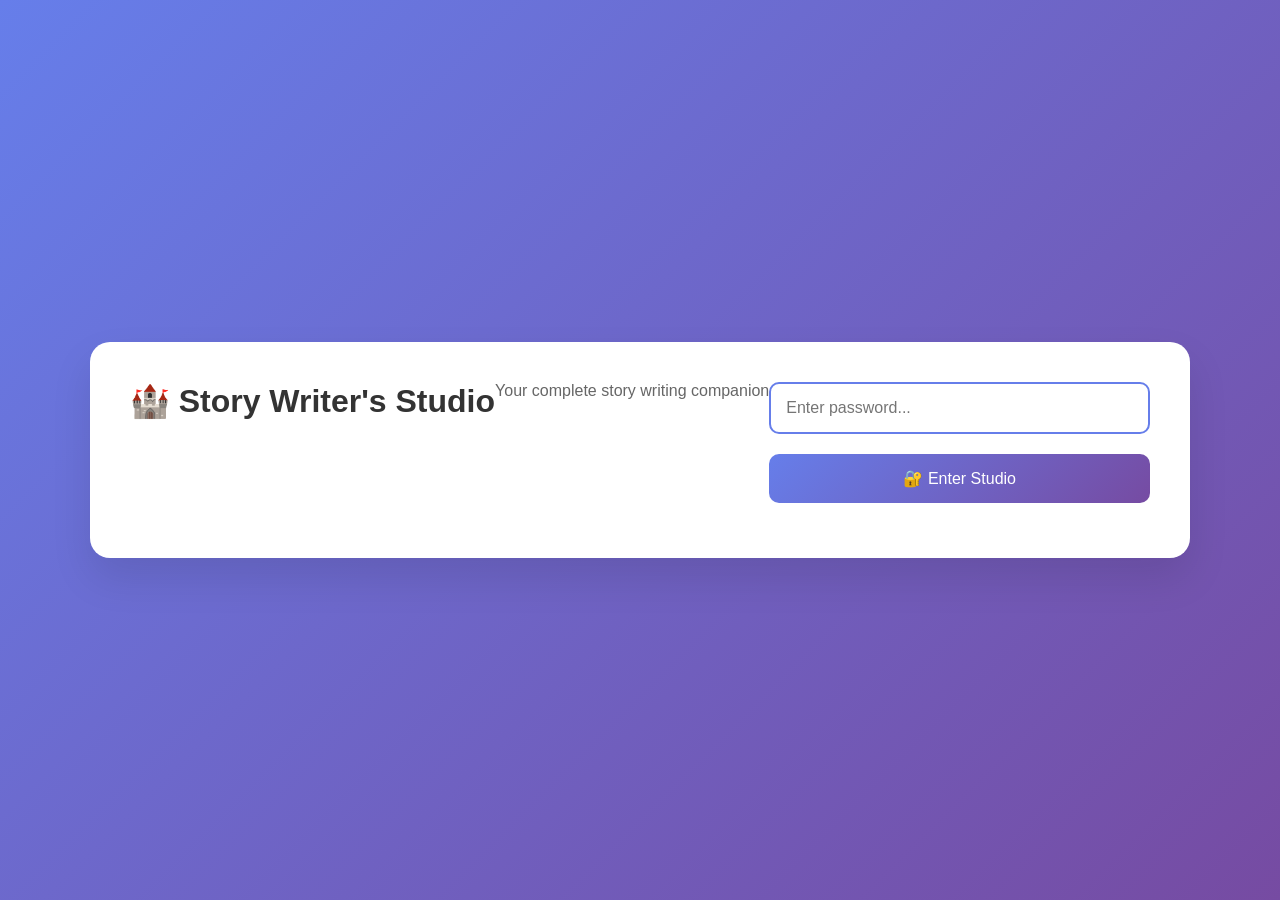
<file: index.html>
<!DOCTYPE html>
<html lang="en">
<head>
    <meta charset="UTF-8">
    <meta name="viewport" content="width=device-width, initial-scale=1.0">
    <title>Story Character Tracker - Writer's Studio</title>
    <style>
        * {
            margin: 0;
            padding: 0;
            box-sizing: border-box;
        }
        
        body {
            font-family: 'Segoe UI', Tahoma, Geneva, Verdana, sans-serif;
            background: linear-gradient(135deg, #667eea 0%, #764ba2 100%);
            min-height: 100vh;
            display: flex;
            align-items: center;
            justify-content: center;
        }
        
        .login-screen {
            background: white;
            padding: 40px;
            border-radius: 20px;
            box-shadow: 0 20px 40px rgba(0,0,0,0.1);
            text-align: center;
            min-width: 400px;
        }
        
        .login-screen h1 {
            color: #333;
            margin-bottom: 10px;
            font-size: 2rem;
        }
        
        .login-screen p {
            color: #666;
            margin-bottom: 30px;
        }
        
        .login-form input {
            width: 100%;
            padding: 15px;
            border: 2px solid #e1e5e9;
            border-radius: 10px;
            font-size: 16px;
            margin-bottom: 20px;
            transition: border-color 0.3s;
        }
        
        .login-form input:focus {
            outline: none;
            border-color: #667eea;
        }
        
        .login-form button {
            width: 100%;
            padding: 15px;
            background: linear-gradient(135deg, #667eea 0%, #764ba2 100%);
            color: white;
            border: none;
            border-radius: 10px;
            font-size: 16px;
            cursor: pointer;
            transition: transform 0.2s;
        }
        
        .login-form button:hover {
            transform: translateY(-2px);
        }
        
        .login-error {
            color: #e74c3c;
            margin-top: 15px;
            font-weight: 500;
        }
        
        /* Main App Styles */
        .app-container {
            display: none;
            width: 100vw;
            height: 100vh;
            background: #f5f7fa;
            overflow: hidden;
        }
        
        /* Header */
        .header {
            background: linear-gradient(135deg, #667eea 0%, #764ba2 100%);
            color: white;
            padding: 15px 20px;
            display: flex;
            justify-content: space-between;
            align-items: center;
            box-shadow: 0 2px 10px rgba(0,0,0,0.1);
            z-index: 100;
        }
        
        .header h1 {
            font-size: 1.5rem;
            font-weight: 600;
        }
        
        .header-controls {
            display: flex;
            gap: 15px;
            align-items: center;
        }
        
        .connection-status {
            display: flex;
            align-items: center;
            gap: 10px;
            background: rgba(255,255,255,0.1);
            padding: 8px 15px;
            border-radius: 20px;
            font-size: 14px;
        }
        
        .status-dot {
            width: 8px;
            height: 8px;
            border-radius: 50%;
            background: #ff6b6b;
        }
        
        .status-dot.connected {
            background: #51cf66;
        }
        
        .logout-btn, .sync-btn {
            background: rgba(255,255,255,0.1);
            color: white;
            border: none;
            padding: 8px 15px;
            border-radius: 15px;
            cursor: pointer;
            font-size: 14px;
            transition: background 0.3s;
        }
        
        .logout-btn:hover, .sync-btn:hover {
            background: rgba(255,255,255,0.2);
        }
        
        /* Layout */
        .main-layout {
            display: flex;
            height: calc(100vh - 70px);
        }
        
        /* Sidebar */
        .sidebar {
            width: 350px;
            background: white;
            border-right: 1px solid #e1e5e9;
            display: flex;
            flex-direction: column;
            overflow: hidden;
        }
        
        .sidebar-tabs {
            display: flex;
            background: #f8f9fa;
            border-bottom: 1px solid #e1e5e9;
        }
        
        .sidebar-tab {
            flex: 1;
            padding: 12px;
            text-align: center;
            background: none;
            border: none;
            cursor: pointer;
            font-weight: 500;
            color: #666;
            transition: all 0.3s;
        }
        
        .sidebar-tab.active {
            background: white;
            color: #667eea;
            border-bottom: 2px solid #667eea;
        }
        
        .sidebar-content {
            flex: 1;
            overflow-y: auto;
            padding: 15px;
        }
        
        /* Characters Tab */
        .character-grid {
            display: grid;
            grid-template-columns: repeat(auto-fill, minmax(150px, 1fr));
            gap: 15px;
            margin-bottom: 20px;
        }
        
        .character-card {
            background: #f8f9fa;
            border-radius: 12px;
            padding: 15px;
            text-align: center;
            cursor: pointer;
            transition: all 0.3s;
            border: 2px solid transparent;
        }
        
        .character-card:hover {
            transform: translateY(-2px);
            box-shadow: 0 4px 15px rgba(0,0,0,0.1);
            border-color: #667eea;
        }
        
        .character-card.deceased {
            opacity: 0.7;
            background: #f1f3f4;
        }
        
        .character-avatar {
            width: 80px;
            height: 80px;
            border-radius: 50%;
            margin: 0 auto 10px auto;
            background: linear-gradient(135deg, #667eea 0%, #764ba2 100%);
            display: flex;
            align-items: center;
            justify-content: center;
            color: white;
            font-size: 24px;
            font-weight: bold;
            overflow: hidden;
        }
        
        .character-avatar img {
            width: 100%;
            height: 100%;
            object-fit: cover;
        }
        
        .character-name {
            font-weight: 600;
            color: #333;
            margin-bottom: 5px;
            font-size: 14px;
        }
        
        .character-details {
            font-size: 12px;
            color: #666;
            line-height: 1.3;
        }
        
        /* Chapters Tab */
        .chapters-list {
            display: flex;
            flex-direction: column;
            gap: 8px;
        }
        
        .chapter-item {
            display: flex;
            justify-content: space-between;
            align-items: center;
            padding: 12px 15px;
            background: #f8f9fa;
            border-radius: 8px;
            cursor: pointer;
            transition: all 0.3s;
            border-left: 4px solid #667eea;
        }
        
        .chapter-item:hover {
            background: #e3f2fd;
            transform: translateX(5px);
        }
        
        .chapter-item.active {
            background: #667eea;
            color: white;
        }
        
        .chapter-info {
            flex: 1;
        }
        
        .chapter-title {
            font-weight: 600;
            margin-bottom: 4px;
            font-size: 14px;
        }
        
        .chapter-meta {
            font-size: 12px;
            opacity: 0.7;
        }
        
        .chapter-actions {
            display: flex;
            gap: 5px;
        }
        
        .chapter-btn {
            padding: 4px 8px;
            border: none;
            border-radius: 4px;
            cursor: pointer;
            font-size: 12px;
            transition: all 0.2s;
        }
        
        .chapter-btn.edit {
            background: #28a745;
            color: white;
        }
        
        .chapter-btn.delete {
            background: #dc3545;
            color: white;
        }
        
        .add-chapter-btn {
            width: 100%;
            padding: 15px;
            background: linear-gradient(135deg, #667eea 0%, #764ba2 100%);
            color: white;
            border: none;
            border-radius: 8px;
            cursor: pointer;
            font-size: 14px;
            font-weight: 600;
            margin-top: 15px;
            transition: transform 0.2s;
        }
        
        .add-chapter-btn:hover {
            transform: translateY(-2px);
        }
        
        /* Map Tab */
        .map-container {
            width: 100%;
            height: 500px;
            border: 2px solid #e1e5e9;
            border-radius: 12px;
            overflow: hidden;
            position: relative;
            background: #f8f9fa;
            cursor: pointer;
        }
        
        .map-container:hover {
            border-color: #667eea;
            box-shadow: 0 4px 12px rgba(102, 126, 234, 0.2);
        }
        
        .map-popup {
            position: fixed;
            top: 0;
            left: 0;
            width: 100vw;
            height: 100vh;
            background: rgba(0,0,0,0.8);
            display: none;
            justify-content: center;
            align-items: center;
            z-index: 1000;
        }
        
        .map-popup-content {
            background: white;
            border-radius: 10px;
            max-width: 95vw;
            max-height: 95vh;
            overflow: auto;
            position: relative;
            padding: 20px;
        }
        
        .map-close-btn {
            position: absolute;
            top: 10px;
            right: 15px;
            background: rgba(0,0,0,0.7);
            color: white;
            border: none;
            border-radius: 50%;
            width: 35px;
            height: 35px;
            cursor: pointer;
            font-size: 18px;
            z-index: 10;
        }
        
        .map-close-btn:hover {
            background: rgba(0,0,0,0.9);
        }
        
        .pin-popup {
            position: absolute;
            background: white;
            border: 2px solid #333;
            border-radius: 8px;
            padding: 10px;
            box-shadow: 0 4px 12px rgba(0,0,0,0.3);
            z-index: 100;
            min-width: 150px;
            max-width: 250px;
            pointer-events: auto;
        }
        
        .pin-popup h4 {
            margin: 0 0 5px 0;
            color: #333;
        }
        
        .pin-popup p {
            margin: 0;
            color: #666;
            font-size: 12px;
        }
        
        .map-image {
            width: 100%;
            height: 100%;
            object-fit: contain;
            cursor: grab;
        }
        
        .map-pin {
            position: absolute;
            width: 20px;
            height: 20px;
            background: #667eea;
            border-radius: 50%;
            border: 2px solid white;
            cursor: pointer;
            transition: transform 0.2s;
            z-index: 10;
        }
        
        .map-pin:hover {
            transform: scale(1.2);
        }
        
        .map-pin.character {
            background: #28a745;
        }
        
        .map-pin.place {
            background: #667eea;
        }
        
        /* Main Editor */
        .editor-area {
            flex: 1;
            display: flex;
            flex-direction: column;
            background: white;
            overflow: hidden;
        }
        
        .editor-toolbar {
            background: #f8f9fa;
            border-bottom: 1px solid #e1e5e9;
            padding: 15px 20px;
            display: flex;
            justify-content: space-between;
            align-items: center;
            flex-wrap: wrap;
            gap: 15px;
        }
        
        .editor-title {
            flex: 1;
            font-size: 18px;
            font-weight: 600;
            color: #333;
            min-width: 200px;
        }
        
        .editor-stats {
            display: flex;
            gap: 20px;
            align-items: center;
            font-size: 14px;
            color: #666;
        }
        
        .stat-item {
            display: flex;
            align-items: center;
            gap: 5px;
        }
        
        .editor-tools {
            display: flex;
            gap: 10px;
            align-items: center;
        }
        
        .tool-btn {
            padding: 8px 12px;
            border: 1px solid #e1e5e9;
            background: white;
            border-radius: 6px;
            cursor: pointer;
            font-size: 14px;
            transition: all 0.2s;
        }
        
        .tool-btn:hover {
            background: #667eea;
            color: white;
            border-color: #667eea;
        }
        
        .editor-content {
            flex: 1;
            padding: 20px;
            overflow-y: auto;
        }
        
        .story-editor {
            width: 100%;
            height: 100%;
            border: none;
            outline: none;
            font-size: 16px;
            line-height: 1.6;
            resize: none;
            background: transparent;
            font-family: 'Georgia', serif;
        }
        
        .story-editor:focus {
            outline: none;
        }
        
        /* Character Modal */
        .modal-overlay {
            position: fixed;
            top: 0;
            left: 0;
            width: 100%;
            height: 100%;
            background: rgba(0, 0, 0, 0.7);
            display: none;
            justify-content: center;
            align-items: center;
            z-index: 1000;
        }
        
        .modal-content {
            background: white;
            border-radius: 15px;
            max-width: 600px;
            max-height: 80vh;
            overflow-y: auto;
            margin: 20px;
            box-shadow: 0 20px 40px rgba(0,0,0,0.3);
        }
        
        .modal-header {
            background: linear-gradient(135deg, #667eea 0%, #764ba2 100%);
            color: white;
            padding: 20px;
            border-radius: 15px 15px 0 0;
            display: flex;
            justify-content: space-between;
            align-items: center;
        }
        
        .modal-body {
            padding: 20px;
        }
        
        .character-photo {
            width: 120px;
            height: 120px;
            border-radius: 50%;
            object-fit: cover;
            border: 4px solid #fff;
            margin: 0 auto 20px auto;
            display: block;
            box-shadow: 0 4px 15px rgba(0,0,0,0.2);
        }
        
        .character-initials-large {
            width: 120px;
            height: 120px;
            border-radius: 50%;
            background: linear-gradient(135deg, #667eea 0%, #764ba2 100%);
            color: white;
            display: flex;
            align-items: center;
            justify-content: center;
            font-size: 36px;
            font-weight: bold;
            margin: 0 auto 20px auto;
            box-shadow: 0 4px 15px rgba(0,0,0,0.2);
        }
        
        .info-grid {
            display: grid;
            grid-template-columns: 1fr 1fr;
            gap: 15px;
            margin-bottom: 20px;
        }
        
        .info-item {
            background: #f8f9fa;
            padding: 12px;
            border-radius: 8px;
            border-left: 4px solid #667eea;
        }
        
        .info-item.deceased {
            border-left-color: #6c757d;
            background: #f1f3f4;
        }
        
        .info-label {
            font-size: 11px;
            color: #6c757d;
            text-transform: uppercase;
            font-weight: 600;
            margin-bottom: 5px;
            letter-spacing: 0.5px;
        }
        
        .info-value {
            font-size: 14px;
            color: #333;
            font-weight: 500;
        }
        
        .close-btn {
            background: none;
            border: none;
            color: white;
            font-size: 24px;
            cursor: pointer;
            padding: 5px 10px;
            border-radius: 5px;
            transition: background 0.2s;
        }
        
        .close-btn:hover {
            background: rgba(255,255,255,0.2);
        }
        
        /* Responsive Design */
        @media (max-width: 768px) {
            .sidebar {
                width: 300px;
            }
            
            .character-grid {
                grid-template-columns: repeat(auto-fill, minmax(120px, 1fr));
            }
            
            .character-avatar {
                width: 60px;
                height: 60px;
                font-size: 20px;
            }
            
            .editor-toolbar {
                flex-direction: column;
                align-items: stretch;
            }
            
            .editor-stats {
                justify-content: space-between;
            }
            
            .info-grid {
                grid-template-columns: 1fr;
            }
        }
        
        /* Loading States */
        .loading {
            display: flex;
            align-items: center;
            justify-content: center;
            padding: 40px;
            color: #666;
            font-style: italic;
        }
        
        .loading::after {
            content: '';
            width: 20px;
            height: 20px;
            border: 2px solid #e1e5e9;
            border-top: 2px solid #667eea;
            border-radius: 50%;
            margin-left: 10px;
            animation: spin 1s linear infinite;
        }
        
        @keyframes spin {
            0% { transform: rotate(0deg); }
            100% { transform: rotate(360deg); }
        }
        
        /* Server Connection */
        .connection-panel {
            background: white;
            border: 2px solid #ffeaa7;
            border-radius: 8px;
            padding: 15px;
            margin-bottom: 20px;
        }
        
        .connection-panel.connected {
            border-color: #55a3ff;
            background: #e3f2fd;
        }
        
        .connection-input {
            width: 100%;
            padding: 10px;
            border: 1px solid #e1e5e9;
            border-radius: 6px;
            margin-bottom: 10px;
            font-size: 14px;
        }
        
        .connection-btn {
            width: 100%;
            padding: 10px;
            background: #667eea;
            color: white;
            border: none;
            border-radius: 6px;
            cursor: pointer;
            font-size: 14px;
            font-weight: 500;
            margin-bottom: 5px;
        }
        
        .connection-status-text {
            font-size: 12px;
            text-align: center;
            padding: 5px;
        }
    </style>
</head>
<body>
    <!-- Login Screen -->
    <div id="loginScreen" class="login-screen">
        <h1>🏰 Story Writer's Studio</h1>
        <p>Your complete story writing companion</p>
        <div class="login-form">
            <input type="password" id="passwordInput" placeholder="Enter password..." />
            <button id="loginBtn">🔐 Enter Studio</button>
            <div id="loginError" class="login-error"></div>
        </div>
    </div>

    <!-- Main App -->
    <div id="mainApp" class="app-container">
        <!-- Header -->
        <div class="header">
            <h1>🏰 Story Writer's Studio</h1>
            <div class="header-controls">
                <div class="connection-status">
                    <div id="statusDot" class="status-dot"></div>
                    <span id="statusText">Connecting...</span>
                </div>
                <button id="syncBtn" class="sync-btn">🔄 Sync</button>
                <button id="logoutBtn" class="logout-btn">🚪 Exit</button>
            </div>
        </div>

        <div class="main-layout">
            <!-- Sidebar -->
            <div class="sidebar">
                <!-- Connection Panel -->
                <div id="connectionPanel" class="connection-panel">
                    <input type="text" id="serverUrl" class="connection-input" 
                           value="http://192.168.4.111:8000" placeholder="Server URL">
                    <button id="connectBtn" class="connection-btn">🔗 Connect</button>
                    <div id="connectionStatus" class="connection-status-text">Not connected</div>
                </div>

                <!-- Sidebar Tabs -->
                <div class="sidebar-tabs">
                    <button class="sidebar-tab active" data-tab="characters">👥 Characters</button>
                    <button class="sidebar-tab" data-tab="chapters">📚 Chapters</button>
                    <button class="sidebar-tab" data-tab="map">🗺️ Map</button>
                </div>

                <!-- Sidebar Content -->
                <div class="sidebar-content">
                    <!-- Characters Tab -->
                    <div id="charactersTab" class="tab-content active">
                        <div id="charactersGrid" class="character-grid">
                            <div class="loading">Loading characters...</div>
                        </div>
                    </div>

                    <!-- Chapters Tab -->
                    <div id="chaptersTab" class="tab-content" style="display: none;">
                        <div id="chaptersList" class="chapters-list">
                            <div class="loading">Loading chapters...</div>
                        </div>
                        <button id="addChapterBtn" class="add-chapter-btn">📝 Add New Chapter</button>
                    </div>

                    <!-- Map Tab -->
                    <div id="mapTab" class="tab-content" style="display: none;">
                        <div id="mapContainer" class="map-container">
                            <div class="loading">Loading map...</div>
                        </div>
                    </div>
                </div>
            </div>

            <!-- Main Editor Area -->
            <div class="editor-area">
                <div class="editor-toolbar">
                    <div id="editorTitle" class="editor-title">Select a chapter to start writing</div>
                    <div class="editor-stats">
                        <div class="stat-item">
                            <span>�</span>
                            <span id="totalWordCount">0 total words</span>
                        </div>
                        <div class="stat-item">
                            <span>�📊</span>
                            <span id="wordCount">0 current words</span>
                        </div>
                        <div class="stat-item">
                            <span>📝</span>
                            <span id="charCount">0 characters</span>
                        </div>
                        <div class="stat-item">
                            <span>⏱️</span>
                            <span id="readTime">0 min read</span>
                        </div>
                    </div>
                    <div class="editor-tools">
                        <button class="tool-btn" id="spellCheckBtn" title="Spell Check">📖 Spell Check</button>
                        <button class="tool-btn" id="thesaurusBtn" title="Thesaurus">📚 Thesaurus</button>
                        <button class="tool-btn" id="saveBtn" title="Save Chapter">💾 Save</button>
                    </div>
                </div>
                
                <div class="editor-content">
                    <textarea id="storyEditor" class="story-editor" 
                              placeholder="Select a chapter from the sidebar to start writing your story..."
                              spellcheck="true" 
                              autocorrect="on"
                              autocomplete="off"></textarea>
                </div>
            </div>
        </div>
    </div>

    <!-- Character Detail Modal -->
    <div id="characterModal" class="modal-overlay">
        <div class="modal-content">
            <div class="modal-header">
                <h2 id="modalCharacterName">Character Details</h2>
                <button class="close-btn" onclick="closeCharacterModal()">&times;</button>
            </div>
            <div class="modal-body" id="modalBody">
                <!-- Content will be filled by JavaScript -->
            </div>
        </div>
    </div>

    <script>
        // Configuration
        const APP_PASSWORD = 'Linsey123';
        
        // State
        let isLoggedIn = false;
        let connected = false;
        let syncInProgress = false;
        let serverUrl = '';
        let characters = [];
        let places = [];
        let storyData = null;
        let mapData = null;
        let currentChapter = null;
        let currentContent = '';
        
        // DOM Elements
        const loginScreen = document.getElementById('loginScreen');
        const mainApp = document.getElementById('mainApp');
        const passwordInput = document.getElementById('passwordInput');
        const loginBtn = document.getElementById('loginBtn');
        const loginError = document.getElementById('loginError');
        const logoutBtn = document.getElementById('logoutBtn');
        const serverUrlInput = document.getElementById('serverUrl');
        const connectBtn = document.getElementById('connectBtn');
        const syncBtn = document.getElementById('syncBtn');
        const connectionStatus = document.getElementById('connectionStatus');
        const connectionPanel = document.getElementById('connectionPanel');
        const statusDot = document.getElementById('statusDot');
        const statusText = document.getElementById('statusText');
        const charactersGrid = document.getElementById('charactersGrid');
        const chaptersList = document.getElementById('chaptersList');
        const addChapterBtn = document.getElementById('addChapterBtn');
        const mapContainer = document.getElementById('mapContainer');
        const editorTitle = document.getElementById('editorTitle');
        const storyEditor = document.getElementById('storyEditor');
        const totalWordCount = document.getElementById('totalWordCount');
        const wordCount = document.getElementById('wordCount');
        const charCount = document.getElementById('charCount');
        const readTime = document.getElementById('readTime');
        const spellCheckBtn = document.getElementById('spellCheckBtn');
        const thesaurusBtn = document.getElementById('thesaurusBtn');
        const saveBtn = document.getElementById('saveBtn');
        const characterModal = document.getElementById('characterModal');
        
        // Initialize
        document.addEventListener('DOMContentLoaded', function() {
            setupEventListeners();
            checkLoginStatus();
        });
        
        function setupEventListeners() {
            // Login
            loginBtn.addEventListener('click', handleLogin);
            passwordInput.addEventListener('keypress', function(e) {
                if (e.key === 'Enter') handleLogin();
            });
            logoutBtn.addEventListener('click', handleLogout);
            
            // Connection
            connectBtn.addEventListener('click', testConnection);
            syncBtn.addEventListener('click', syncAllData);
            
            // Sidebar tabs
            document.querySelectorAll('.sidebar-tab').forEach(tab => {
                tab.addEventListener('click', function() {
                    switchTab(this.getAttribute('data-tab'));
                });
            });
            
            // Chapter management
            addChapterBtn.addEventListener('click', addNewChapter);
            
            // Editor
            storyEditor.addEventListener('input', updateEditorStats);
            storyEditor.addEventListener('input', autoSave);
            
            // Tools
            spellCheckBtn.addEventListener('click', runSpellCheck);
            thesaurusBtn.addEventListener('click', openThesaurus);
            saveBtn.addEventListener('click', saveCurrentChapter);
            
            // Modal
            characterModal.addEventListener('click', function(e) {
                if (e.target === characterModal) {
                    closeCharacterModal();
                }
            });
            
            // Auto-connect on load
            setTimeout(testConnection, 500);
        }
        
        function checkLoginStatus() {
            const wasLoggedIn = localStorage.getItem('storyTrackerLoggedIn') === 'true';
            if (wasLoggedIn) {
                showMainApp();
            } else {
                showLoginScreen();
            }
        }
        
        function handleLogin() {
            const password = passwordInput.value;
            if (password === APP_PASSWORD) {
                isLoggedIn = true;
                localStorage.setItem('storyTrackerLoggedIn', 'true');
                loginError.textContent = '';
                showMainApp();
            } else {
                loginError.textContent = '❌ Incorrect password. Try: Linsey123';
                passwordInput.value = '';
                passwordInput.focus();
            }
        }
        
        function handleLogout() {
            isLoggedIn = false;
            localStorage.removeItem('storyTrackerLoggedIn');
            passwordInput.value = '';
            showLoginScreen();
        }
        
        function showLoginScreen() {
            loginScreen.style.display = 'flex';
            mainApp.style.display = 'none';
            passwordInput.focus();
        }
        
        function showMainApp() {
            loginScreen.style.display = 'none';
            mainApp.style.display = 'block';
        }
        
        function testConnection() {
            serverUrl = serverUrlInput.value.trim();
            if (!serverUrl) {
                updateConnectionStatus('Please enter server URL', false);
                return;
            }
            
            updateConnectionStatus('Testing connection...', false);
            
            fetch(`${serverUrl}/api/characters`)
                .then(response => {
                    if (!response.ok) {
                        throw new Error(`HTTP ${response.status}: ${response.statusText}`);
                    }
                    return response.json();
                })
                .then(data => {
                    connected = true;
                    const charCount = Array.isArray(data) ? data.length : Object.keys(data).length;
                    updateConnectionStatus(`Connected! Found ${charCount} characters`, true);
                    syncAllData();
                })
                .catch(error => {
                    connected = false;
                    updateConnectionStatus(`Connection failed: ${error.message}`, false);
                });
        }
        
        function updateConnectionStatus(message, isConnected) {
            connectionStatus.textContent = message;
            statusText.textContent = isConnected ? 'Connected' : 'Disconnected';
            
            if (isConnected) {
                connectionPanel.classList.add('connected');
                statusDot.classList.add('connected');
            } else {
                connectionPanel.classList.remove('connected');
                statusDot.classList.remove('connected');
            }
            
            connected = isConnected;
        }
        
        function syncAllData() {
            if (!connected) {
                alert('❌ Not connected to server. Test connection first.');
                return;
            }
            
            if (syncInProgress) {
                console.log('Sync already in progress, forcing reset...');
                // Force reset if sync is stuck
                syncInProgress = false;
            }
            
            syncInProgress = true;
            updateConnectionStatus('Syncing all data...', true);
            console.log('=== SYNC START ===');
            
            // Very aggressive 1.5-second timeout to prevent hanging
            const syncTimeout = new Promise((_, reject) => 
                setTimeout(() => {
                    console.log('SYNC TIMEOUT HIT - Force completing...');
                    reject(new Error('Sync timeout after 1.5 seconds'));
                }, 1500)
            );
            
            // Load data with individual error handling
            const loadPromises = [
                loadCharacters().catch(error => {
                    console.error('Characters load failed:', error);
                    return null; // Continue even if this fails
                }),
                loadStoryData().catch(error => {
                    console.error('Story load failed:', error);
                    storyData = null;
                    return null; // Continue even if this fails
                }),
                loadMapData().catch(error => {
                    console.error('Map load failed:', error);
                    mapData = null;
                    return null; // Continue even if this fails
                })
            ];
            
            Promise.race([
                Promise.allSettled(loadPromises), // Use allSettled to handle individual failures
                syncTimeout
            ]).then((results) => {
                console.log('Sync promises resolved:', results);
                // Force complete the sync regardless of results
                completeSyncProcess();
            }).catch(error => {
                console.error('Sync error:', error);
                // Force complete even on timeout
                completeSyncProcess();
            });
            
            // Absolute backup - complete sync after 1 second no matter what
            setTimeout(() => {
                if (syncInProgress) {
                    console.log('🚨 EMERGENCY BACKUP TIMER: Forcing sync completion');
                    syncInProgress = false; // Force reset the flag
                    completeSyncProcess();
                }
            }, 1000);
            
            // Secondary backup in case the first one fails
            setTimeout(() => {
                if (syncInProgress) {
                    console.log('🚨 SECONDARY BACKUP: Force enabling UI');
                    syncInProgress = false;
                    enableAllTabs();
                    updateConnectionStatus('Sync forced complete (backup)', true);
                }
            }, 1500);
        }
        
        function completeSyncProcess() {
            console.log('Completing sync process...');
            syncInProgress = false;
            
            // Process results even if some failed
            renderCharacters();
            renderChapters();
            renderMap();
            
            // Enable all tabs
            enableAllTabs();
            
            // Count successful loads
            let successCount = 0;
            let statusMessage = '✅ Sync complete! ';
            if (characters && characters.length > 0) {
                successCount++;
                statusMessage += `${characters.length} characters `;
            }
            if (storyData) {
                successCount++;
                statusMessage += 'story ';
            }
            if (mapData) {
                successCount++;
                statusMessage += 'map ';
            }
            
            // Update both status displays properly
            updateConnectionStatus(statusMessage, true);
            console.log('Sync completed successfully:', statusMessage);
        }
        
        function loadCharacters() {
            const timeout = new Promise((_, reject) => 
                setTimeout(() => reject(new Error('Characters API timeout')), 2000)
            );
            
            return Promise.race([
                fetch(`${serverUrl}/api/characters`)
                    .then(response => response.json())
                    .then(data => {
                        characters = [];
                        
                        if (Array.isArray(data)) {
                            data.forEach((char, index) => {
                                const charId = char.id || `char_${index}`;
                                processCharacter(charId, char);
                            });
                        } else if (typeof data === 'object') {
                            Object.keys(data).forEach(charId => {
                                const char = data[charId];
                                processCharacter(charId, char);
                            });
                        }
                        
                        console.log(`Loaded ${characters.length} characters`);
                    }),
                timeout
            ]);
        }
        
        function processCharacter(charId, char) {
            let firstName = '';
            let lastName = '';
            let title = '';
            let age = '';
            let gender = '';
            let location = '';
            let deceased = false;
            let region = '';
            let photoPath = '';
            
            let personality = '';
            let skills = '';
            let backstory = '';
            let goals = '';
            let fears = '';
            let notes = '';
            let physical = {};
            
            if (char.basic_info) {
                firstName = char.basic_info.first_name || '';
                lastName = char.basic_info.last_name || '';
                title = char.basic_info.title || '';
                age = char.basic_info.age || '';
                location = char.basic_info.home || char.basic_info.current_location || '';
                region = char.basic_info.region || '';
                deceased = char.deceased || false;
                photoPath = char.photo_path || '';
                
                personality = char.personality || '';
                skills = char.skills || '';
                backstory = char.backstory || '';
                goals = char.goals || '';
                fears = char.fears || '';
                notes = char.notes || '';
                physical = char.physical || {};
                gender = char.basic_info.gender || physical.gender || '';
            } else {
                firstName = char.first_name || char.firstName || '';
                lastName = char.last_name || char.lastName || '';
                title = char.title || '';
                age = char.age || '';
                gender = char.gender || '';
                location = char.home || char.location || char.current_location || '';
                region = char.region || '';
                deceased = char.deceased || false;
                photoPath = char.photo_path || char.photoPath || '';
                
                personality = char.personality || '';
                skills = char.skills || '';
                backstory = char.backstory || '';
                goals = char.goals || '';
                fears = char.fears || '';
                notes = char.notes || '';
                physical = char.physical || {};
            }
            
            const fullName = `${firstName} ${lastName}`.trim();
            
            if (fullName) {
                characters.push({
                    id: charId,
                    name: fullName,
                    firstName: firstName,
                    lastName: lastName,
                    title: title,
                    age: age,
                    gender: gender,
                    location: location,
                    deceased: deceased,
                    region: region,
                    photoPath: photoPath,
                    personality: personality,
                    skills: skills,
                    backstory: backstory,
                    goals: goals,
                    fears: fears,
                    notes: notes,
                    physical: physical,
                    rawData: char
                });
            }
        }
        
        function loadStoryData() {
            const timeout = new Promise((_, reject) => 
                setTimeout(() => reject(new Error('Story API timeout')), 2000)
            );
            
            return Promise.race([
                fetch(`${serverUrl}/api/story`)
                    .then(response => response.json())
                    .then(data => {
                        storyData = data;
                        console.log(`Loaded ${data.total_files || 0} story files`);
                    })
                    .catch(error => {
                        console.log('Story API failed:', error);
                        storyData = null;
                    }),
                timeout
            ]);
        }
        
        function loadMapData() {
            const timeout = new Promise((_, reject) => 
                setTimeout(() => reject(new Error('Map API timeout')), 2000)
            );
            
            return Promise.race([
                fetch(`${serverUrl}/api/map`)
                    .then(response => response.json())
                    .then(data => {
                        mapData = data;
                        console.log(`Loaded map with ${data.map_pins ? data.map_pins.length : 0} pins`);
                    })
                    .catch(error => {
                        console.log('Map API failed:', error);
                        mapData = null;
                    }),
                timeout
            ]);
        }
        
        function renderCharacters() {
            if (characters.length === 0) {
                charactersGrid.innerHTML = '<div class="loading">No characters found</div>';
                return;
            }
            
            charactersGrid.innerHTML = characters.map(char => {
                const initials = char.name.split(' ').map(n => n[0]).join('').toUpperCase();
                const statusIcon = char.deceased ? '💀' : '';
                
                return `
                    <div class="character-card ${char.deceased ? 'deceased' : ''}" onclick="showCharacterModal('${char.id}')">
                        <div class="character-avatar">
                            ${char.photoPath ? 
                                `<img src="${serverUrl}/api/character/photo/${char.id}" alt="${char.name}" onerror="this.style.display='none'; this.parentNode.textContent='${initials}';">` :
                                initials
                            }
                        </div>
                        <div class="character-name">${statusIcon} ${char.name}</div>
                        <div class="character-details">
                            ${char.title ? `${char.title}<br>` : ''}
                            ${char.age ? `Age ${char.age}<br>` : ''}
                            ${char.location ? `📍 ${char.location}` : ''}
                        </div>
                    </div>
                `;
            }).join('');
        }
        
        function renderChapters() {
            if (!storyData || !storyData.files || storyData.files.length === 0) {
                chaptersList.innerHTML = '<div class="loading">No chapters found</div>';
                return;
            }
            
            // Sort chapters by chapter number
            const sortedChapters = storyData.files.slice().sort((a, b) => {
                // Extract chapter numbers from titles or filenames
                const getChapterNumber = (chapter) => {
                    const text = chapter.title || chapter.filename || '';
                    // Look for patterns like "Chapter 1", "Chaptor 1", "1", etc.
                    const match = text.match(/(?:chapter|chaptor)\s*(\d+)|^(\d+)/i);
                    return match ? parseInt(match[1] || match[2]) : 999; // Put unnumbered chapters at end
                };
                
                const numA = getChapterNumber(a);
                const numB = getChapterNumber(b);
                
                // If both have numbers, sort by number
                if (numA !== 999 && numB !== 999) {
                    return numA - numB;
                }
                // If only one has a number, put numbered first
                if (numA !== 999) return -1;
                if (numB !== 999) return 1;
                // If neither has numbers, sort alphabetically
                return (a.title || a.filename || '').localeCompare(b.title || b.filename || '');
            });
            
            chaptersList.innerHTML = sortedChapters.map(chapter => {
                const words = chapter.full_content ? chapter.full_content.split(' ').length : 0;
                const readTime = Math.ceil(words / 200); // Average reading speed
                
                return `
                    <div class="chapter-item" onclick="loadChapter('${chapter.filename}')">
                        <div class="chapter-info">
                            <div class="chapter-title">${chapter.title}</div>
                            <div class="chapter-meta">${words} words • ${readTime} min read</div>
                        </div>
                        <div class="chapter-actions">
                            <button class="chapter-btn edit" onclick="event.stopPropagation(); editChapter('${chapter.filename}')">Edit</button>
                            <button class="chapter-btn delete" onclick="event.stopPropagation(); deleteChapter('${chapter.filename}')">Delete</button>
                        </div>
                    </div>
                `;
            }).join('');
            
            // Update total word count after rendering chapters
            updateTotalWordCount();
        }
        
        function renderMap() {
            if (!mapData || !mapData.map_pins) {
                mapContainer.innerHTML = '<div class="loading">No map data available</div>';
                return;
            }
            
            // Create enhanced interactive map display
            const mapImageUrl = `${serverUrl}/api/map/image`;
            mapContainer.innerHTML = `
                <div style="position: relative; width: 100%; height: 100%; background: #f8f9fa;" onclick="openMapPopup()">
                    <img id="mapImage" src="${mapImageUrl}" alt="Story Map" 
                         style="width: 100%; height: 100%; object-fit: contain; display: block;" 
                         onerror="this.style.display='none'; this.nextElementSibling.style.display='flex';"
                         draggable="false">
                    <div id="mapErrorMessage" style="display: none; position: absolute; top: 0; left: 0; width: 100%; height: 100%; 
                                                  align-items: center; justify-content: center; text-align: center; 
                                                  background: rgba(248,249,250,0.9); color: #666;">
                        📍 Map image unavailable<br>
                        <small>But ${mapData.map_pins ? mapData.map_pins.length : 0} pins loaded</small><br>
                        <small style="color: #999;">Click to view pin details</small>
                    </div>
                    <div id="mapPinsOverlay" style="position: absolute; top: 0; left: 0; width: 100%; height: 100%; pointer-events: none;">
                        <!-- Map pins will be positioned here -->
                    </div>
                    <div style="position: absolute; bottom: 10px; right: 10px; background: rgba(0,0,0,0.7); color: white; 
                                padding: 5px 10px; border-radius: 15px; font-size: 12px; pointer-events: none;">
                        📍 ${mapData.map_pins.length} pins • Click to expand
                    </div>
                </div>
            `;
            
            // Position the pins on the map after image loads
            const mapImage = document.getElementById('mapImage');
            if (mapImage.complete) {
                positionMapPins();
            } else {
                mapImage.onload = function() {
                    positionMapPins();
                };
            }
            
            // Add map popup HTML if not exists
            if (!document.getElementById('mapPopup')) {
                document.body.innerHTML += `
                    <div id="mapPopup" class="map-popup">
                        <div class="map-popup-content">
                            <button class="map-close-btn" onclick="closeMapPopup()">×</button>
                            <div id="mapPopupBody"></div>
                        </div>
                    </div>
                `;
            }
        }
        
        function positionMapPins() {
            const overlay = document.getElementById('mapPinsOverlay');
            const mapImage = document.getElementById('mapImage');
            if (!overlay || !mapImage || !mapData.map_pins) return;
            
            overlay.innerHTML = mapData.map_pins.map((pin, index) => {
                // Convert pin coordinates to percentage of image size
                // Assuming coordinates are in range 0-1000, convert to 0-100%
                const left = Math.min(Math.max(((pin.x || 0) / 1000) * 100, 0), 100);
                const top = Math.min(Math.max(((pin.y || 0) / 1000) * 100, 0), 100);
                
                const pinColor = pin.type === 'Character' ? '#e74c3c' : '#27ae60';
                const pinIcon = pin.type === 'Character' ? '👤' : '📍';
                
                return `
                    <div style="position: absolute; left: ${left}%; top: ${top}%; transform: translate(-50%, -50%); 
                                pointer-events: auto; cursor: pointer; z-index: 10;" 
                         onclick="event.stopPropagation(); showPinPopup(${index}, event)" id="pin_${index}"
                         title="${pin.label}">
                        <div style="background: ${pinColor}; color: white; padding: 6px 10px; border-radius: 20px; 
                                    font-size: 14px; font-weight: bold; min-width: 24px; text-align: center;
                                    box-shadow: 0 3px 10px rgba(0,0,0,0.4); border: 3px solid white;
                                    transition: transform 0.2s ease;">
                            ${pinIcon}
                        </div>
                        <div style="background: rgba(0,0,0,0.8); color: white; padding: 3px 8px; 
                                    border-radius: 4px; font-size: 11px; margin-top: 5px; 
                                    white-space: nowrap; transform: translateX(-50%); left: 50%; 
                                    position: relative; text-align: center; max-width: 120px; overflow: hidden;">
                            ${pin.label}
                        </div>
                    </div>
                `;
            }).join('');
            
            // Add hover effects
            mapData.map_pins.forEach((pin, index) => {
                const pinElement = document.getElementById(`pin_${index}`);
                if (pinElement) {
                    pinElement.addEventListener('mouseenter', () => {
                        pinElement.style.transform = 'translate(-50%, -50%) scale(1.1)';
                        pinElement.style.zIndex = '15';
                    });
                    pinElement.addEventListener('mouseleave', () => {
                        pinElement.style.transform = 'translate(-50%, -50%) scale(1)';
                        pinElement.style.zIndex = '10';
                    });
                }
            });
        }
        
        let currentPinPopup = null;
        
        function showPinPopup(pinIndex, event) {
            const pin = mapData.map_pins[pinIndex];
            if (!pin) return;
            
            // Close existing popup
            if (currentPinPopup) {
                currentPinPopup.remove();
            }
            
            // Create popup
            const popup = document.createElement('div');
            popup.className = 'pin-popup';
            popup.innerHTML = `
                <h4>${pin.type === 'Character' ? '�' : '�📍'} ${pin.label}</h4>
                <p><strong>Type:</strong> ${pin.type}</p>
                <p><strong>Position:</strong> ${Math.round(pin.x || 0)}, ${Math.round(pin.y || 0)}</p>
                <div style="margin-top: 8px; padding-top: 8px; border-top: 1px solid #eee;">
                    <button onclick="closePinPopup()" style="background: #667eea; color: white; border: none; padding: 4px 8px; border-radius: 4px; cursor: pointer; font-size: 11px;">Close</button>
                    <button onclick="focusOnPin(${pinIndex})" style="background: #27ae60; color: white; border: none; padding: 4px 8px; border-radius: 4px; cursor: pointer; font-size: 11px; margin-left: 5px;">Center</button>
                </div>
            `;
            
            // Position popup near the click
            const rect = mapContainer.getBoundingClientRect();
            popup.style.left = Math.min(event.clientX - rect.left + 10, rect.width - 200) + 'px';
            popup.style.top = Math.min(event.clientY - rect.top - 10, rect.height - 100) + 'px';
            
            mapContainer.appendChild(popup);
            currentPinPopup = popup;
            
            // Auto-close after 5 seconds
            setTimeout(() => {
                if (currentPinPopup === popup) {
                    closePinPopup();
                }
            }, 5000);
        }
        
        function closePinPopup() {
            if (currentPinPopup) {
                currentPinPopup.remove();
                currentPinPopup = null;
            }
        }
        
        function focusOnPin(pinIndex) {
            const pinElement = document.getElementById(`pin_${pinIndex}`);
            if (pinElement) {
                pinElement.scrollIntoView({ behavior: 'smooth', block: 'center' });
                pinElement.style.transform = 'translate(-50%, -50%) scale(1.5)';
                setTimeout(() => {
                    pinElement.style.transform = 'translate(-50%, -50%) scale(1)';
                }, 1000);
            }
            closePinPopup();
        }
        
        function openMapPopup() {
            const popup = document.getElementById('mapPopup');
            const popupBody = document.getElementById('mapPopupBody');
            
            if (!popup || !popupBody) return;
            
            // Create full-size map view
            const mapImageUrl = `${serverUrl}/api/map/image`;
            popupBody.innerHTML = `
                <h3 style="margin-top: 0;">📍 Interactive Story Map</h3>
                <div style="position: relative; max-height: 80vh; overflow: auto; border: 2px solid #ddd; border-radius: 8px;">
                    <img src="${mapImageUrl}" alt="Full Story Map" 
                         style="width: 100%; height: auto; display: block;" 
                         onerror="this.style.display='none'; this.nextElementSibling.style.display='block';">
                    <div style="display: none; padding: 40px; text-align: center; color: #666;">
                        📍 Map image unavailable<br>
                        <small>${mapData.map_pins ? mapData.map_pins.length : 0} pins available in list below</small>
                    </div>
                </div>
                <div style="margin-top: 20px;">
                    <h4>📍 All Map Locations (${mapData.map_pins.length})</h4>
                    <div style="display: grid; grid-template-columns: repeat(auto-fit, minmax(250px, 1fr)); gap: 15px; max-height: 300px; overflow-y: auto;">
                        ${mapData.map_pins.map((pin, index) => `
                            <div style="padding: 12px; background: ${pin.type === 'Character' ? '#fdf2f2' : '#f0fdf4'}; 
                                        border-radius: 8px; border-left: 4px solid ${pin.type === 'Character' ? '#e74c3c' : '#27ae60'};">
                                <strong>${pin.type === 'Character' ? '👤' : '📍'} ${pin.label}</strong>
                                <div style="font-size: 12px; color: #666; margin-top: 4px;">
                                    ${pin.type} • Position: ${Math.round(pin.x || 0)}, ${Math.round(pin.y || 0)}
                                </div>
                            </div>
                        `).join('')}
                    </div>
                </div>
            `;
            
            popup.style.display = 'flex';
        }
        
        function closeMapPopup() {
            const popup = document.getElementById('mapPopup');
            if (popup) {
                popup.style.display = 'none';
            }
        }
        
        // Close popup when clicking outside
        document.addEventListener('click', (e) => {
            if (e.target.id === 'mapPopup') {
                closeMapPopup();
            }
            if (!e.target.closest('.pin-popup') && !e.target.closest('[id^="pin_"]')) {
                closePinPopup();
            }
        });
        
        function switchTab(tabName) {
            // Update tab buttons
            document.querySelectorAll('.sidebar-tab').forEach(tab => {
                tab.classList.remove('active');
            });
            document.querySelector(`[data-tab="${tabName}"]`).classList.add('active');
            
            // Show/hide tab content
            document.querySelectorAll('.tab-content').forEach(content => {
                content.style.display = 'none';
            });
            document.getElementById(`${tabName}Tab`).style.display = 'block';
        }
        
        function loadChapter(filename) {
            if (!storyData) return;
            
            const chapter = storyData.files.find(f => f.filename === filename);
            if (!chapter) return;
            
            currentChapter = chapter;
            currentContent = chapter.full_content;
            
            editorTitle.textContent = chapter.title;
            storyEditor.value = currentContent;
            storyEditor.disabled = false;
            
            // Update active chapter
            document.querySelectorAll('.chapter-item').forEach(item => {
                item.classList.remove('active');
            });
            event.target.closest('.chapter-item').classList.add('active');
            
            updateEditorStats();
        }
        
        function updateEditorStats() {
            const text = storyEditor.value;
            const words = text.trim() ? text.trim().split(/\s+/).length : 0;
            const characters = text.length;
            const readingTime = Math.ceil(words / 200);
            
            wordCount.textContent = `${words} current words`;
            charCount.textContent = `${characters} characters`;
            readTime.textContent = `${readingTime} min read`;
            
            // Calculate and display total word count
            updateTotalWordCount();
        }
        
        function updateTotalWordCount() {
            if (!storyData || !storyData.files) {
                totalWordCount.textContent = '0 total words';
                return;
            }
            
            let totalWords = 0;
            let processedChapters = 0;
            
            storyData.files.forEach(chapter => {
                if (chapter.full_content && chapter.full_content.trim()) {
                    const chapterWords = chapter.full_content.trim().split(/\s+/).length;
                    totalWords += chapterWords;
                    processedChapters++;
                }
            });
            
            // Add current editor content if it's different from saved content
            const currentText = storyEditor.value;
            const currentWords = currentText.trim() ? currentText.trim().split(/\s+/).length : 0;
            
            // If we're editing a chapter, don't double count it
            if (currentChapter && currentChapter.full_content) {
                const originalWords = currentChapter.full_content.trim().split(/\s+/).length;
                totalWords = totalWords - originalWords + currentWords;
            }
            
            const totalPages = Math.ceil(totalWords / 250); // ~250 words per page
            const totalReadingTime = Math.ceil(totalWords / 200); // 200 words per minute
            
            totalWordCount.textContent = `${totalWords.toLocaleString()} total words`;
            totalWordCount.title = `${processedChapters} chapters • ~${totalPages} pages • ~${totalReadingTime} min read`;
        }
        
        function addNewChapter() {
            const title = prompt('Enter chapter title:');
            if (!title) return;
            
            // This would typically create a new file on the server
            console.log('Creating new chapter:', title);
            alert('New chapter creation will be implemented with server API');
        }
        
        function editChapter(filename) {
            console.log('Edit chapter:', filename);
            // Load chapter for editing
            loadChapter(filename);
        }
        
        function deleteChapter(filename) {
            if (confirm(`Are you sure you want to delete this chapter?`)) {
                console.log('Delete chapter:', filename);
                alert('Chapter deletion will be implemented with server API');
            }
        }
        
        function saveCurrentChapter() {
            if (!currentChapter) {
                alert('❌ No chapter selected to save');
                return;
            }
            
            if (!connected) {
                alert('❌ Not connected to server. Cannot save changes.');
                return;
            }
            
            const currentContent = storyEditor.value;
            const originalContent = currentChapter.full_content || '';
            
            if (currentContent === originalContent) {
                alert('ℹ️ No changes to save');
                return;
            }
            
            // Show saving indicator
            const saveBtn = document.getElementById('saveBtn');
            const originalText = saveBtn.textContent;
            saveBtn.textContent = '⏳ Saving...';
            saveBtn.disabled = true;
            
            console.log('Saving chapter:', currentChapter.filename);
            console.log('Content length:', currentContent.length);
            
            // Create the save payload
            const saveData = {
                filename: currentChapter.filename,
                title: currentChapter.title,
                content: currentContent,
                timestamp: new Date().toISOString()
            };
            
            // Save to server
            fetch(`${serverUrl}/api/story/save`, {
                method: 'POST',
                headers: {
                    'Content-Type': 'application/json',
                },
                body: JSON.stringify(saveData)
            })
            .then(response => {
                if (!response.ok) {
                    throw new Error(`HTTP error! status: ${response.status}`);
                }
                return response.json();
            })
            .then(result => {
                console.log('Save result:', result);
                
                // Update local data
                currentChapter.full_content = currentContent;
                
                // Update the chapter in storyData
                if (storyData && storyData.files) {
                    const chapterIndex = storyData.files.findIndex(c => c.filename === currentChapter.filename);
                    if (chapterIndex >= 0) {
                        storyData.files[chapterIndex].full_content = currentContent;
                    }
                }
                
                // Update UI
                updateEditorStats();
                renderChapters(); // Refresh chapter list with new word counts
                
                // Success feedback
                saveBtn.textContent = '✅ Saved!';
                saveBtn.style.background = '#27ae60';
                
                // Show detailed save information
                const wordCount = currentContent.trim() ? currentContent.trim().split(/\s+/).length : 0;
                const charCount = currentContent.length;
                
                setTimeout(() => {
                    alert(`✅ Chapter saved successfully!\n\n📄 ${currentChapter.title}\n📊 ${wordCount.toLocaleString()} words\n📝 ${charCount.toLocaleString()} characters\n\n💾 Changes have been saved to your PC files!`);
                }, 500);
                
                // Reset button after delay
                setTimeout(() => {
                    saveBtn.textContent = originalText;
                    saveBtn.style.background = '';
                    saveBtn.disabled = false;
                }, 2000);
            })
            .catch(error => {
                console.error('Save error:', error);
                
                // Error feedback
                saveBtn.textContent = '❌ Failed';
                saveBtn.style.background = '#e74c3c';
                
                alert(`❌ Failed to save chapter!\n\nError: ${error.message}\n\nPlease check your connection and try again.\n\nYour changes are still in the editor and haven't been lost.`);
                
                // Reset button after delay
                setTimeout(() => {
                    saveBtn.textContent = originalText;
                    saveBtn.style.background = '';
                    saveBtn.disabled = false;
                }, 3000);
            });
        }
        
        function autoSave() {
            // Auto-save after 5 seconds of no typing (increased from 2 seconds)
            clearTimeout(window.autoSaveTimer);
            window.autoSaveTimer = setTimeout(() => {
                if (currentChapter && connected) {
                    console.log('Auto-saving chapter...');
                    
                    const currentContent = storyEditor.value;
                    const originalContent = currentChapter.full_content || '';
                    
                    if (currentContent !== originalContent) {
                        // Only auto-save if there are substantial changes
                        if (Math.abs(currentContent.length - originalContent.length) > 10) {
                            saveCurrentChapter();
                        }
                    }
                }
            }, 5000);
        }
        
        function runSpellCheck() {
            const text = storyEditor.value;
            if (!text.trim()) {
                alert('Please enter some text to spell check.');
                return;
            }
            
            console.log('Running comprehensive spell check on', text.length, 'characters');
            
            // Enhanced spell checking with larger dictionary
            const words = text.match(/\b[a-zA-Z]+\b/g) || [];
            let misspelledCount = 0;
            let checkedWords = 0;
            
            // Expanded common misspellings dictionary
            const commonMisspellings = {
                'teh': 'the', 'adn': 'and', 'hte': 'the', 'taht': 'that', 'thier': 'their',
                'recieve': 'receive', 'seperate': 'separate', 'definately': 'definitely',
                'occured': 'occurred', 'begining': 'beginning', 'writting': 'writing',
                'untill': 'until', 'thru': 'through', 'nite': 'night', 'lite': 'light',
                'alot': 'a lot', 'everytime': 'every time', 'everyday': 'every day (or: everyday)',
                'alright': 'all right', 'occassion': 'occasion', 'neccessary': 'necessary',
                'embarass': 'embarrass', 'harrass': 'harass', 'maintainence': 'maintenance',
                'miniscule': 'minuscule', 'mischievious': 'mischievous', 'priviledge': 'privilege',
                'supercede': 'supersede', 'wierd': 'weird', 'accomodate': 'accommodate',
                'acknowledgement': 'acknowledgment (or: acknowledgement)', 'aquire': 'acquire',
                'beleive': 'believe', 'calender': 'calendar', 'cemetary': 'cemetery',
                'changeable': 'changeable', 'collectible': 'collectible', 'committed': 'committed',
                'concensus': 'consensus', 'conscientious': 'conscientious', 'decieve': 'deceive',
                'desparate': 'desperate', 'dissapear': 'disappear', 'embarrasing': 'embarrassing',
                'enviroment': 'environment', 'excercise': 'exercise', 'existance': 'existence',
                'facinate': 'fascinate', 'foriegn': 'foreign', 'fourty': 'forty',
                'goverment': 'government', 'grammer': 'grammar', 'greatful': 'grateful',
                'guidence': 'guidance', 'happend': 'happened', 'humourous': 'humorous',
                'immediatly': 'immediately', 'independant': 'independent', 'intrest': 'interest',
                'irregardless': 'regardless', 'knowlege': 'knowledge', 'lenght': 'length',
                'liason': 'liaison', 'libary': 'library', 'loose': 'lose (or: loose)',
                'occured': 'occurred', 'opinon': 'opinion', 'oportunity': 'opportunity',
                'orignal': 'original', 'perseverence': 'perseverance', 'playwrite': 'playwright',
                'posession': 'possession', 'preceed': 'precede', 'prefered': 'preferred',
                'publically': 'publicly', 'reccomend': 'recommend', 'refered': 'referred',
                'relevent': 'relevant', 'religous': 'religious', 'rythm': 'rhythm',
                'sence': 'sense', 'sucessful': 'successful', 'suprised': 'surprised',
                'temperment': 'temperament', 'tendancy': 'tendency', 'truely': 'truly',
                'usualy': 'usually', 'visable': 'visible', 'wether': 'whether',
                'wich': 'which', 'withold': 'withhold'
            };
            
            // Grammar and usage suggestions
            const grammarIssues = {
                'could of': 'could have', 'should of': 'should have', 'would of': 'would have',
                'must of': 'must have', 'might of': 'might have', 'ought of': 'ought to have',
                'your welcome': "you're welcome", 'its a': "it's a", 'there dog': 'their dog',
                'affect change': 'effect change', 'peak interest': 'pique interest',
                'reign free': 'rein free', 'free reign': 'free rein'
            };
            
            let suggestions = [];
            let grammarSuggestions = [];
            
            // Check individual words
            words.forEach(word => {
                const lowerWord = word.toLowerCase();
                if (commonMisspellings[lowerWord]) {
                    suggestions.push(`"${word}" → "${commonMisspellings[lowerWord]}"`);
                    misspelledCount++;
                }
            });
            
            // Check common phrases for grammar issues
            const textLower = text.toLowerCase();
            Object.keys(grammarIssues).forEach(phrase => {
                if (textLower.includes(phrase)) {
                    grammarSuggestions.push(`"${phrase}" → "${grammarIssues[phrase]}"`);
                }
            });
            
            // Additional checks using browser's spell checker API if available
            if ('spellcheck' in document.createElement('input')) {
                // Create temporary element for browser spell check
                const tempDiv = document.createElement('div');
                tempDiv.contentEditable = true;
                tempDiv.spellcheck = true;
                tempDiv.style.position = 'absolute';
                tempDiv.style.left = '-9999px';
                tempDiv.textContent = text;
                document.body.appendChild(tempDiv);
                
                setTimeout(() => {
                    // Enable browser spell check
                    tempDiv.focus();
                    
                    // Clean up after delay
                    setTimeout(() => {
                        document.body.removeChild(tempDiv);
                    }, 100);
                }, 50);
            }
            
            // Show comprehensive results
            let resultMessage = `📝 Spell Check Results\n\n`;
            resultMessage += `📊 Analyzed ${words.length} words in ${text.length} characters\n\n`;
            
            if (suggestions.length > 0) {
                resultMessage += `❌ Found ${suggestions.length} potential misspellings:\n${suggestions.join('\n')}\n\n`;
            }
            
            if (grammarSuggestions.length > 0) {
                resultMessage += `⚠️ Grammar suggestions:\n${grammarSuggestions.join('\n')}\n\n`;
            }
            
            if (suggestions.length === 0 && grammarSuggestions.length === 0) {
                resultMessage += `✅ No common issues found!\n\n`;
            }
            
            resultMessage += `💡 Tips:\n`;
            resultMessage += `• Your browser's spell checker (red underlines) provides real-time checking\n`;
            resultMessage += `• Right-click on underlined words for suggestions\n`;
            resultMessage += `• Consider using a grammar tool like Grammarly for advanced checking`;
            
            alert(resultMessage);
            
            // Also enable spell check on the editor if not already enabled
            if (storyEditor.spellcheck !== true) {
                storyEditor.spellcheck = true;
                console.log('Browser spell check enabled on editor');
            }
        }
        
        function openThesaurus() {
            const selectedText = storyEditor.value.substring(storyEditor.selectionStart, storyEditor.selectionEnd).trim();
            
            if (selectedText && selectedText.split(' ').length === 1) {
                // Simple thesaurus with common synonyms
                const thesaurus = {
                    'good': ['excellent', 'great', 'wonderful', 'fantastic', 'superb', 'fine', 'nice'],
                    'bad': ['terrible', 'awful', 'horrible', 'dreadful', 'poor', 'unpleasant'],
                    'big': ['large', 'huge', 'enormous', 'massive', 'gigantic', 'vast', 'immense'],
                    'small': ['tiny', 'little', 'minute', 'petite', 'compact', 'miniature'],
                    'happy': ['joyful', 'cheerful', 'delighted', 'pleased', 'content', 'elated'],
                    'sad': ['unhappy', 'sorrowful', 'melancholy', 'dejected', 'gloomy', 'miserable'],
                    'fast': ['quick', 'rapid', 'swift', 'speedy', 'hasty', 'brisk'],
                    'slow': ['sluggish', 'leisurely', 'gradual', 'unhurried', 'delayed'],
                    'walk': ['stroll', 'amble', 'stride', 'march', 'pace', 'wander'],
                    'run': ['sprint', 'dash', 'race', 'hurry', 'rush', 'bolt'],
                    'said': ['stated', 'declared', 'announced', 'mentioned', 'remarked', 'noted'],
                    'look': ['see', 'observe', 'watch', 'view', 'gaze', 'stare', 'glance'],
                    'think': ['believe', 'consider', 'ponder', 'reflect', 'contemplate'],
                    'beautiful': ['gorgeous', 'stunning', 'lovely', 'attractive', 'elegant'],
                    'ugly': ['hideous', 'unattractive', 'unsightly', 'repulsive', 'grotesque'],
                    'smart': ['intelligent', 'clever', 'bright', 'brilliant', 'wise'],
                    'stupid': ['foolish', 'ignorant', 'dumb', 'senseless', 'unwise']
                };
                
                const word = selectedText.toLowerCase();
                const synonyms = thesaurus[word];
                
                if (synonyms) {
                    const message = `Synonyms for "${selectedText}":\n\n${synonyms.join(', ')}\n\nTip: Select a word in your text before using thesaurus.`;
                    
                    // Create a more user-friendly dialog
                    const result = confirm(`${message}\n\nWould you like to open an online thesaurus for more options?`);
                    if (result) {
                        window.open(`https://www.merriam-webster.com/thesaurus/${encodeURIComponent(selectedText)}`, '_blank');
                    }
                } else {
                    const result = confirm(`No built-in synonyms found for "${selectedText}".\n\nWould you like to look it up in an online thesaurus?`);
                    if (result) {
                        window.open(`https://www.merriam-webster.com/thesaurus/${encodeURIComponent(selectedText)}`, '_blank');
                    }
                }
            } else if (selectedText) {
                alert(`Please select a single word for thesaurus lookup.\nYou selected: "${selectedText}"`);
            } else {
                const result = confirm(`Please select a word in your text for thesaurus lookup.\n\nWould you like to open an online thesaurus?`);
                if (result) {
                    window.open('https://www.merriam-webster.com/thesaurus/', '_blank');
                }
            }
        }
        
        function showCharacterModal(characterId) {
            const character = characters.find(c => c.id === characterId);
            if (!character) return;
            
            document.getElementById('modalCharacterName').textContent = character.name;
            
            let photoHtml = '';
            if (character.photoPath) {
                photoHtml = `<img src="${serverUrl}/api/character/photo/${character.id}" class="character-photo" alt="${character.name}" onerror="this.style.display='none'; this.nextElementSibling.style.display='block';">`;
                photoHtml += `<div class="character-initials-large" style="display: none;">${character.name.split(' ').map(n => n[0]).join('').toUpperCase()}</div>`;
            } else {
                photoHtml = `<div class="character-initials-large">${character.name.split(' ').map(n => n[0]).join('').toUpperCase()}</div>`;
            }
            
            const infoItems = [
                { label: 'Full Name', value: character.name },
                { label: 'Title', value: character.title || 'None' },
                { label: 'Age', value: character.age || 'Unknown' },
                { label: 'Gender', value: character.gender || 'Unknown' },
                { label: 'Location', value: character.location || 'Unknown' },
                { label: 'Region', value: character.region || 'Unknown' },
                { label: 'Status', value: character.deceased ? 'Deceased 💀' : 'Alive' }
            ];
            
            const infoGridHtml = infoItems.map(item => `
                <div class="info-item ${character.deceased ? 'deceased' : ''}">
                    <div class="info-label">${item.label}</div>
                    <div class="info-value">${item.value}</div>
                </div>
            `).join('');
            
            const textSections = [
                { title: 'Personality', content: character.personality },
                { title: 'Skills', content: character.skills },
                { title: 'Backstory', content: character.backstory },
                { title: 'Goals', content: character.goals },
                { title: 'Fears', content: character.fears },
                { title: 'Notes', content: character.notes }
            ].filter(section => section.content && section.content.trim());
            
            const textSectionsHtml = textSections.map(section => `
                <div style="margin: 15px 0;">
                    <h4 style="color: #333; margin-bottom: 8px;">${section.title}</h4>
                    <div style="background: #f8f9fa; padding: 12px; border-radius: 6px; border-left: 4px solid #667eea; font-size: 14px; line-height: 1.5;">
                        ${section.content}
                    </div>
                </div>
            `).join('');
            
            document.getElementById('modalBody').innerHTML = `
                ${photoHtml}
                <div class="info-grid">
                    ${infoGridHtml}
                </div>
                ${textSectionsHtml}
            `;
            
            characterModal.style.display = 'flex';
        }
        
        function closeCharacterModal() {
            characterModal.style.display = 'none';
        }
        
        // Emergency function to reset UI if stuck
        function emergencyReset() {
            console.log('🚨 EMERGENCY RESET ACTIVATED');
            syncInProgress = false;
            connected = true;
            enableAllTabs();
            updateConnectionStatus('Emergency reset complete', true);
            
            // Re-enable all buttons
            const buttons = document.querySelectorAll('button');
            buttons.forEach(btn => {
                btn.disabled = false;
                btn.style.pointerEvents = 'auto';
            });
            
            console.log('UI fully reset and enabled');
        }
        
        // Make emergency reset available globally
        window.emergencyReset = emergencyReset;
        
        function enableAllTabs() {
            // Force enable all tabs even if sync is incomplete
            const tabs = document.querySelectorAll('.tab-btn');
            tabs.forEach(tab => {
                tab.style.pointerEvents = 'auto';
                tab.style.opacity = '1';
                tab.disabled = false;
            });
            console.log('All tabs enabled manually');
            
            // Also try to render what we can
            try {
                renderCharacters();
                renderChapters();
                renderMap();
            } catch (error) {
                console.error('Error rendering after enabling tabs:', error);
            }
        }
        
        // Auto-focus password field
        passwordInput.focus();
        
        // Add keyboard shortcut to force enable tabs (Ctrl+Shift+T)
        document.addEventListener('keydown', function(event) {
            if (event.ctrlKey && event.shiftKey && event.key === 'T') {
                enableAllTabs();
                updateConnectionStatus('✅ Tabs force-enabled (manual override)', true);
            }
        });
    </script>
</body>
</html>
</file>
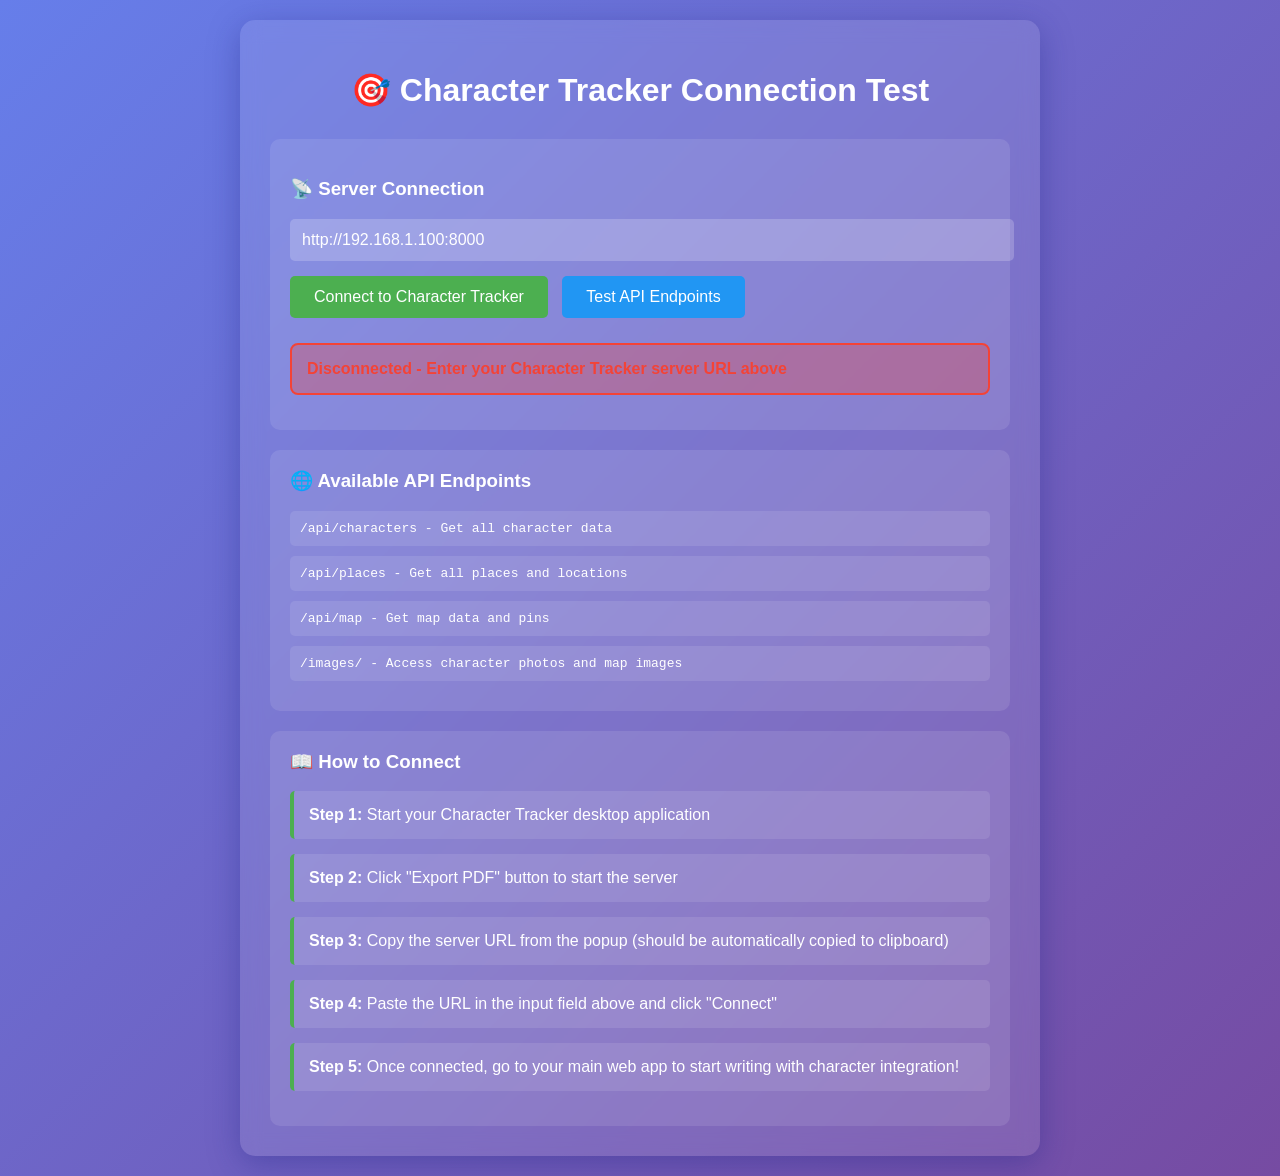
<file: connection-test.html>
<!DOCTYPE html>
<html lang="en">
<head>
    <meta charset="UTF-8">
    <meta name="viewport" content="width=device-width, initial-scale=1.0">
    <title>Character Tracker Connection Test</title>
    <style>
        body {
            font-family: Arial, sans-serif;
            max-width: 800px;
            margin: 0 auto;
            padding: 20px;
            background: linear-gradient(135deg, #667eea 0%, #764ba2 100%);
            color: white;
            min-height: 100vh;
        }
        
        .container {
            background: rgba(255, 255, 255, 0.1);
            border-radius: 15px;
            padding: 30px;
            backdrop-filter: blur(10px);
            box-shadow: 0 8px 32px rgba(31, 38, 135, 0.37);
        }
        
        h1 {
            text-align: center;
            color: #fff;
            margin-bottom: 30px;
        }
        
        .connection-form {
            background: rgba(255, 255, 255, 0.1);
            padding: 20px;
            border-radius: 10px;
            margin-bottom: 20px;
        }
        
        input[type="text"] {
            width: 100%;
            padding: 12px;
            border: none;
            border-radius: 5px;
            background: rgba(255, 255, 255, 0.2);
            color: white;
            font-size: 16px;
            margin-bottom: 15px;
        }
        
        input[type="text"]::placeholder {
            color: rgba(255, 255, 255, 0.7);
        }
        
        button {
            background: #4CAF50;
            color: white;
            padding: 12px 24px;
            border: none;
            border-radius: 5px;
            cursor: pointer;
            font-size: 16px;
            margin-right: 10px;
            margin-bottom: 10px;
        }
        
        button:hover {
            background: #45a049;
        }
        
        .test-button {
            background: #2196F3;
        }
        
        .test-button:hover {
            background: #1976D2;
        }
        
        .status {
            padding: 15px;
            border-radius: 8px;
            margin: 15px 0;
            font-weight: bold;
        }
        
        .status.connected {
            background: rgba(76, 175, 80, 0.3);
            color: #4CAF50;
            border: 2px solid #4CAF50;
        }
        
        .status.disconnected {
            background: rgba(244, 67, 54, 0.3);
            color: #f44336;
            border: 2px solid #f44336;
        }
        
        .endpoints-list {
            background: rgba(255, 255, 255, 0.1);
            padding: 20px;
            border-radius: 10px;
            margin-top: 20px;
        }
        
        .endpoints-list h3 {
            margin-top: 0;
            color: #fff;
        }
        
        .endpoint {
            background: rgba(255, 255, 255, 0.1);
            padding: 10px;
            border-radius: 5px;
            margin-bottom: 10px;
            font-family: monospace;
        }
        
        .instructions {
            background: rgba(255, 255, 255, 0.1);
            padding: 20px;
            border-radius: 10px;
            margin-top: 20px;
        }
        
        .instructions h3 {
            margin-top: 0;
            color: #fff;
        }
        
        .step {
            background: rgba(255, 255, 255, 0.1);
            padding: 15px;
            border-radius: 5px;
            margin-bottom: 15px;
            border-left: 4px solid #4CAF50;
        }
    </style>
</head>
<body>
    <div class="container">
        <h1>🎯 Character Tracker Connection Test</h1>
        
        <div class="connection-form">
            <h3>📡 Server Connection</h3>
            <input type="text" id="serverUrl" placeholder="Enter Character Tracker URL (e.g., http://192.168.1.100:8000)" value="http://192.168.1.100:8000">
            <button onclick="connectToTracker()">Connect to Character Tracker</button>
            <button onclick="testEndpoints()" class="test-button">Test API Endpoints</button>
            <div id="connectionStatus" class="status disconnected">Disconnected - Enter your Character Tracker server URL above</div>
        </div>
        
        <div class="endpoints-list">
            <h3>🌐 Available API Endpoints</h3>
            <div class="endpoint">/api/characters - Get all character data</div>
            <div class="endpoint">/api/places - Get all places and locations</div>
            <div class="endpoint">/api/map - Get map data and pins</div>
            <div class="endpoint">/images/ - Access character photos and map images</div>
        </div>
        
        <div class="instructions">
            <h3>📖 How to Connect</h3>
            
            <div class="step">
                <strong>Step 1:</strong> Start your Character Tracker desktop application
            </div>
            
            <div class="step">
                <strong>Step 2:</strong> Click "Export PDF" button to start the server
            </div>
            
            <div class="step">
                <strong>Step 3:</strong> Copy the server URL from the popup (should be automatically copied to clipboard)
            </div>
            
            <div class="step">
                <strong>Step 4:</strong> Paste the URL in the input field above and click "Connect"
            </div>
            
            <div class="step">
                <strong>Step 5:</strong> Once connected, go to your main web app to start writing with character integration!
            </div>
        </div>
    </div>

    <script>
        let serverUrl = '';
        
        function connectToTracker() {
            serverUrl = document.getElementById('serverUrl').value.trim();
            const statusDiv = document.getElementById('connectionStatus');
            
            if (!serverUrl) {
                statusDiv.className = 'status disconnected';
                statusDiv.textContent = 'Please enter a server URL';
                return;
            }
            
            statusDiv.className = 'status disconnected';
            statusDiv.textContent = 'Connecting...';
            
            // Test basic connection
            fetch(serverUrl + '/api/characters')
                .then(response => response.json())
                .then(data => {
                    statusDiv.className = 'status connected';
                    statusDiv.textContent = `✅ Connected! Found ${data.length} characters`;
                    
                    // Store connection for the main app
                    localStorage.setItem('characterTrackerUrl', serverUrl);
                })
                .catch(error => {
                    statusDiv.className = 'status disconnected';
                    statusDiv.textContent = `❌ Connection failed: ${error.message}`;
                });
        }
        
        function testEndpoints() {
            if (!serverUrl) {
                alert('Please connect to your Character Tracker first');
                return;
            }
            
            const endpoints = [
                { path: '/api/characters', name: 'Characters' },
                { path: '/api/places', name: 'Places' },
                { path: '/api/map', name: 'Map Data' }
            ];
            
            let results = 'API Endpoint Test Results:\\n\\n';
            let promises = [];
            
            endpoints.forEach(endpoint => {
                const promise = fetch(serverUrl + endpoint.path)
                    .then(response => response.json())
                    .then(data => {
                        results += `✅ ${endpoint.name}: ${Array.isArray(data) ? data.length + ' items' : 'Data loaded'}\\n`;
                    })
                    .catch(error => {
                        results += `❌ ${endpoint.name}: ${error.message}\\n`;
                    });
                promises.push(promise);
            });
            
            Promise.all(promises).then(() => {
                results += '\\n🎉 Connection test complete!\\n\\nYou can now use your main web app with Character Tracker integration.';
                alert(results);
            });
        }
        
        // Auto-load saved connection
        window.onload = function() {
            const saved = localStorage.getItem('characterTrackerUrl');
            if (saved) {
                document.getElementById('serverUrl').value = saved;
            }
        };
    </script>
</body>
</html>
</file>
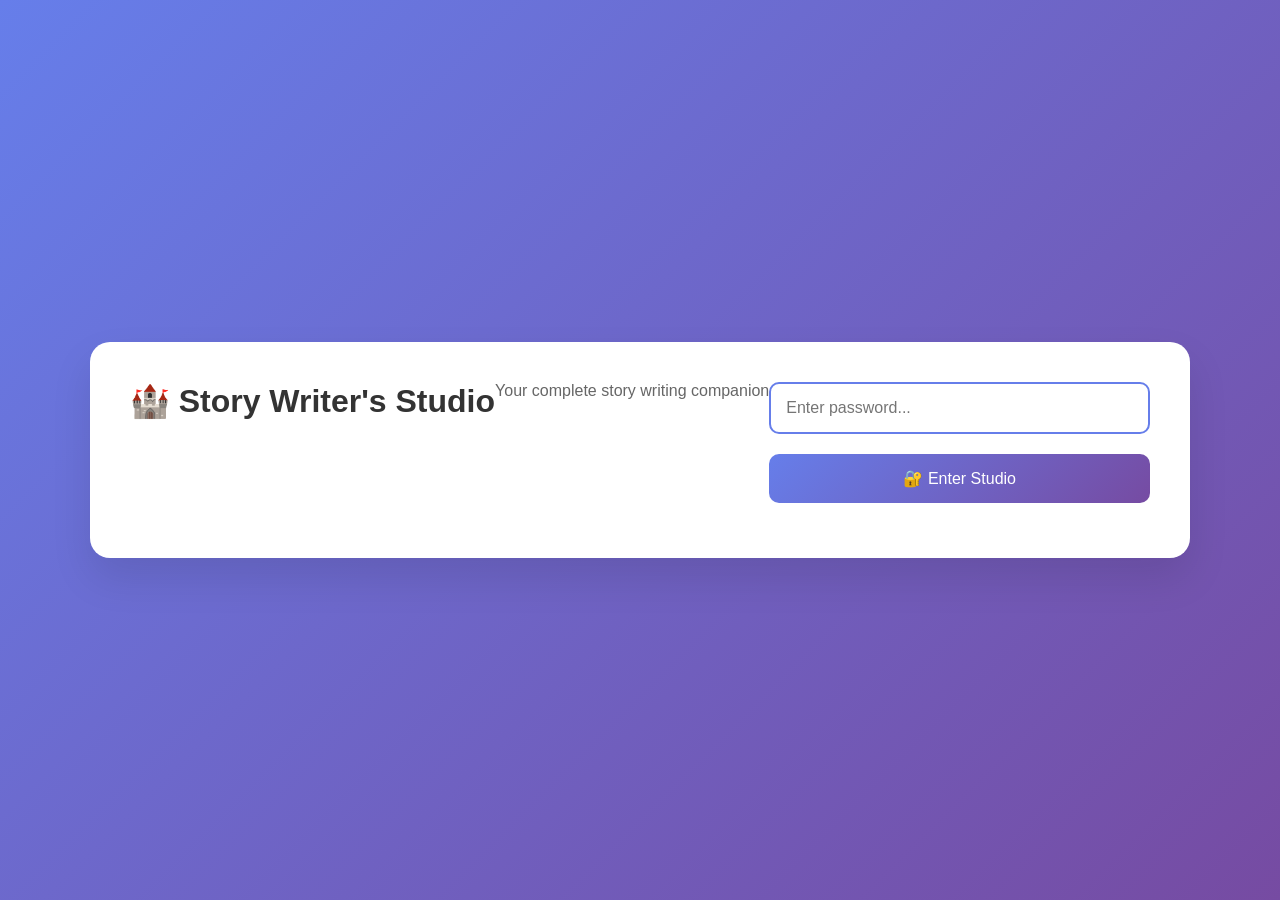
<file: index1.html>
<!DOCTYPE html>
<html lang="en">
<head>
    <meta charset="UTF-8">
    <meta name="viewport" content="width=device-width, initial-scale=1.0">
    <title>Story Character Tracker - Writer's Studio</title>
    <style>
        * {
            margin: 0;
            padding: 0;
            box-sizing: border-box;
        }
        
        body {
            font-family: 'Segoe UI', Tahoma, Geneva, Verdana, sans-serif;
            background: linear-gradient(135deg, #667eea 0%, #764ba2 100%);
            min-height: 100vh;
            display: flex;
            align-items: center;
            justify-content: center;
        }
        
        .login-screen {
            background: white;
            padding: 40px;
            border-radius: 20px;
            box-shadow: 0 20px 40px rgba(0,0,0,0.1);
            text-align: center;
            min-width: 400px;
        }
        
        .login-screen h1 {
            color: #333;
            margin-bottom: 10px;
            font-size: 2rem;
        }
        
        .login-screen p {
            color: #666;
            margin-bottom: 30px;
        }
        
        .login-form input {
            width: 100%;
            padding: 15px;
            border: 2px solid #e1e5e9;
            border-radius: 10px;
            font-size: 16px;
            margin-bottom: 20px;
            transition: border-color 0.3s;
        }
        
        .login-form input:focus {
            outline: none;
            border-color: #667eea;
        }
        
        .login-form button {
            width: 100%;
            padding: 15px;
            background: linear-gradient(135deg, #667eea 0%, #764ba2 100%);
            color: white;
            border: none;
            border-radius: 10px;
            font-size: 16px;
            cursor: pointer;
            transition: transform 0.2s;
        }
        
        .login-form button:hover {
            transform: translateY(-2px);
        }
        
        .login-error {
            color: #e74c3c;
            margin-top: 15px;
            font-weight: 500;
        }
        
        /* Main App Styles */
        .app-container {
            display: none;
            width: 100vw;
            height: 100vh;
            background: #f5f7fa;
            overflow: hidden;
        }
        
        /* Header */
        .header {
            background: linear-gradient(135deg, #667eea 0%, #764ba2 100%);
            color: white;
            padding: 15px 20px;
            display: flex;
            justify-content: space-between;
            align-items: center;
            box-shadow: 0 2px 10px rgba(0,0,0,0.1);
            z-index: 100;
        }
        
        .header h1 {
            font-size: 1.5rem;
            font-weight: 600;
        }
        
        .header-controls {
            display: flex;
            gap: 15px;
            align-items: center;
        }
        
        .connection-status {
            display: flex;
            align-items: center;
            gap: 10px;
            background: rgba(255,255,255,0.1);
            padding: 8px 15px;
            border-radius: 20px;
            font-size: 14px;
        }
        
        .status-dot {
            width: 8px;
            height: 8px;
            border-radius: 50%;
            background: #ff6b6b;
        }
        
        .status-dot.connected {
            background: #51cf66;
        }
        
        .logout-btn, .sync-btn {
            background: rgba(255,255,255,0.1);
            color: white;
            border: none;
            padding: 8px 15px;
            border-radius: 15px;
            cursor: pointer;
            font-size: 14px;
            transition: background 0.3s;
        }
        
        .logout-btn:hover, .sync-btn:hover {
            background: rgba(255,255,255,0.2);
        }
        
        /* Layout */
        .main-layout {
            display: flex;
            height: calc(100vh - 70px);
        }
        
        /* Sidebar */
        .sidebar {
            width: 350px;
            background: white;
            border-right: 1px solid #e1e5e9;
            display: flex;
            flex-direction: column;
            overflow: hidden;
        }
        
        .sidebar-tabs {
            display: flex;
            background: #f8f9fa;
            border-bottom: 1px solid #e1e5e9;
        }
        
        .sidebar-tab {
            flex: 1;
            padding: 12px;
            text-align: center;
            background: none;
            border: none;
            cursor: pointer;
            font-weight: 500;
            color: #666;
            transition: all 0.3s;
        }
        
        .sidebar-tab.active {
            background: white;
            color: #667eea;
            border-bottom: 2px solid #667eea;
        }
        
        .sidebar-content {
            flex: 1;
            overflow-y: auto;
            padding: 15px;
        }
        
        /* Characters Tab */
        .character-grid {
            display: grid;
            grid-template-columns: repeat(auto-fill, minmax(150px, 1fr));
            gap: 15px;
            margin-bottom: 20px;
        }
        
        .character-card {
            background: #f8f9fa;
            border-radius: 12px;
            padding: 15px;
            text-align: center;
            cursor: pointer;
            transition: all 0.3s;
            border: 2px solid transparent;
        }
        
        .character-card:hover {
            transform: translateY(-2px);
            box-shadow: 0 4px 15px rgba(0,0,0,0.1);
            border-color: #667eea;
        }
        
        .character-card.deceased {
            opacity: 0.7;
            background: #f1f3f4;
        }
        
        .character-avatar {
            width: 80px;
            height: 80px;
            border-radius: 50%;
            margin: 0 auto 10px auto;
            background: linear-gradient(135deg, #667eea 0%, #764ba2 100%);
            display: flex;
            align-items: center;
            justify-content: center;
            color: white;
            font-size: 24px;
            font-weight: bold;
            overflow: hidden;
        }
        
        .character-avatar img {
            width: 100%;
            height: 100%;
            object-fit: cover;
        }
        
        .character-name {
            font-weight: 600;
            color: #333;
            margin-bottom: 5px;
            font-size: 14px;
        }
        
        .character-details {
            font-size: 12px;
            color: #666;
            line-height: 1.3;
        }
        
        /* Chapters Tab */
        .chapters-list {
            display: flex;
            flex-direction: column;
            gap: 8px;
        }
        
        .chapter-item {
            display: flex;
            justify-content: space-between;
            align-items: center;
            padding: 12px 15px;
            background: #f8f9fa;
            border-radius: 8px;
            cursor: pointer;
            transition: all 0.3s;
            border-left: 4px solid #667eea;
        }
        
        .chapter-item:hover {
            background: #e3f2fd;
            transform: translateX(5px);
        }
        
        .chapter-item.active {
            background: #667eea;
            color: white;
        }
        
        .chapter-info {
            flex: 1;
        }
        
        .chapter-title {
            font-weight: 600;
            margin-bottom: 4px;
            font-size: 14px;
        }
        
        .chapter-meta {
            font-size: 12px;
            opacity: 0.7;
        }
        
        .chapter-actions {
            display: flex;
            gap: 5px;
        }
        
        .chapter-btn {
            padding: 4px 8px;
            border: none;
            border-radius: 4px;
            cursor: pointer;
            font-size: 12px;
            transition: all 0.2s;
        }
        
        .chapter-btn.edit {
            background: #28a745;
            color: white;
        }
        
        .chapter-btn.delete {
            background: #dc3545;
            color: white;
        }
        
        .add-chapter-btn {
            width: 100%;
            padding: 15px;
            background: linear-gradient(135deg, #667eea 0%, #764ba2 100%);
            color: white;
            border: none;
            border-radius: 8px;
            cursor: pointer;
            font-size: 14px;
            font-weight: 600;
            margin-top: 15px;
            transition: transform 0.2s;
        }
        
        .add-chapter-btn:hover {
            transform: translateY(-2px);
        }
        
        /* Map Tab */
        .map-container {
            width: 100%;
            height: 300px;
            border: 2px solid #e1e5e9;
            border-radius: 12px;
            overflow: hidden;
            position: relative;
            background: #f8f9fa;
        }
        
        .map-image {
            width: 100%;
            height: 100%;
            object-fit: contain;
            cursor: grab;
        }
        
        .map-pin {
            position: absolute;
            width: 20px;
            height: 20px;
            background: #667eea;
            border-radius: 50%;
            border: 2px solid white;
            cursor: pointer;
            transition: transform 0.2s;
            z-index: 10;
        }
        
        .map-pin:hover {
            transform: scale(1.2);
        }
        
        .map-pin.character {
            background: #28a745;
        }
        
        .map-pin.place {
            background: #667eea;
        }
        
        /* Main Editor */
        .editor-area {
            flex: 1;
            display: flex;
            flex-direction: column;
            background: white;
            overflow: hidden;
        }
        
        .editor-toolbar {
            background: #f8f9fa;
            border-bottom: 1px solid #e1e5e9;
            padding: 15px 20px;
            display: flex;
            justify-content: space-between;
            align-items: center;
            flex-wrap: wrap;
            gap: 15px;
        }
        
        .editor-title {
            flex: 1;
            font-size: 18px;
            font-weight: 600;
            color: #333;
            min-width: 200px;
        }
        
        .editor-stats {
            display: flex;
            gap: 20px;
            align-items: center;
            font-size: 14px;
            color: #666;
        }
        
        .stat-item {
            display: flex;
            align-items: center;
            gap: 5px;
        }
        
        .editor-tools {
            display: flex;
            gap: 10px;
            align-items: center;
        }
        
        .tool-btn {
            padding: 8px 12px;
            border: 1px solid #e1e5e9;
            background: white;
            border-radius: 6px;
            cursor: pointer;
            font-size: 14px;
            transition: all 0.2s;
        }
        
        .tool-btn:hover {
            background: #667eea;
            color: white;
            border-color: #667eea;
        }
        
        .editor-content {
            flex: 1;
            padding: 20px;
            overflow-y: auto;
        }
        
        .story-editor {
            width: 100%;
            height: 100%;
            border: none;
            outline: none;
            font-size: 16px;
            line-height: 1.6;
            resize: none;
            background: transparent;
            font-family: 'Georgia', serif;
        }
        
        .story-editor:focus {
            outline: none;
        }
        
        /* Character Modal */
        .modal-overlay {
            position: fixed;
            top: 0;
            left: 0;
            width: 100%;
            height: 100%;
            background: rgba(0, 0, 0, 0.7);
            display: none;
            justify-content: center;
            align-items: center;
            z-index: 1000;
        }
        
        .modal-content {
            background: white;
            border-radius: 15px;
            max-width: 600px;
            max-height: 80vh;
            overflow-y: auto;
            margin: 20px;
            box-shadow: 0 20px 40px rgba(0,0,0,0.3);
        }
        
        .modal-header {
            background: linear-gradient(135deg, #667eea 0%, #764ba2 100%);
            color: white;
            padding: 20px;
            border-radius: 15px 15px 0 0;
            display: flex;
            justify-content: space-between;
            align-items: center;
        }
        
        .modal-body {
            padding: 20px;
        }
        
        .character-photo {
            width: 120px;
            height: 120px;
            border-radius: 50%;
            object-fit: cover;
            border: 4px solid #fff;
            margin: 0 auto 20px auto;
            display: block;
            box-shadow: 0 4px 15px rgba(0,0,0,0.2);
        }
        
        .character-initials-large {
            width: 120px;
            height: 120px;
            border-radius: 50%;
            background: linear-gradient(135deg, #667eea 0%, #764ba2 100%);
            color: white;
            display: flex;
            align-items: center;
            justify-content: center;
            font-size: 36px;
            font-weight: bold;
            margin: 0 auto 20px auto;
            box-shadow: 0 4px 15px rgba(0,0,0,0.2);
        }
        
        .info-grid {
            display: grid;
            grid-template-columns: 1fr 1fr;
            gap: 15px;
            margin-bottom: 20px;
        }
        
        .info-item {
            background: #f8f9fa;
            padding: 12px;
            border-radius: 8px;
            border-left: 4px solid #667eea;
        }
        
        .info-item.deceased {
            border-left-color: #6c757d;
            background: #f1f3f4;
        }
        
        .info-label {
            font-size: 11px;
            color: #6c757d;
            text-transform: uppercase;
            font-weight: 600;
            margin-bottom: 5px;
            letter-spacing: 0.5px;
        }
        
        .info-value {
            font-size: 14px;
            color: #333;
            font-weight: 500;
        }
        
        .close-btn {
            background: none;
            border: none;
            color: white;
            font-size: 24px;
            cursor: pointer;
            padding: 5px 10px;
            border-radius: 5px;
            transition: background 0.2s;
        }
        
        .close-btn:hover {
            background: rgba(255,255,255,0.2);
        }
        
        /* Responsive Design */
        @media (max-width: 768px) {
            .sidebar {
                width: 300px;
            }
            
            .character-grid {
                grid-template-columns: repeat(auto-fill, minmax(120px, 1fr));
            }
            
            .character-avatar {
                width: 60px;
                height: 60px;
                font-size: 20px;
            }
            
            .editor-toolbar {
                flex-direction: column;
                align-items: stretch;
            }
            
            .editor-stats {
                justify-content: space-between;
            }
            
            .info-grid {
                grid-template-columns: 1fr;
            }
        }
        
        /* Loading States */
        .loading {
            display: flex;
            align-items: center;
            justify-content: center;
            padding: 40px;
            color: #666;
            font-style: italic;
        }
        
        .loading::after {
            content: '';
            width: 20px;
            height: 20px;
            border: 2px solid #e1e5e9;
            border-top: 2px solid #667eea;
            border-radius: 50%;
            margin-left: 10px;
            animation: spin 1s linear infinite;
        }
        
        @keyframes spin {
            0% { transform: rotate(0deg); }
            100% { transform: rotate(360deg); }
        }
        
        /* Server Connection */
        .connection-panel {
            background: white;
            border: 2px solid #ffeaa7;
            border-radius: 8px;
            padding: 15px;
            margin-bottom: 20px;
        }
        
        .connection-panel.connected {
            border-color: #55a3ff;
            background: #e3f2fd;
        }
        
        .connection-input {
            width: 100%;
            padding: 10px;
            border: 1px solid #e1e5e9;
            border-radius: 6px;
            margin-bottom: 10px;
            font-size: 14px;
        }
        
        .connection-btn {
            width: 100%;
            padding: 10px;
            background: #667eea;
            color: white;
            border: none;
            border-radius: 6px;
            cursor: pointer;
            font-size: 14px;
            font-weight: 500;
            margin-bottom: 5px;
        }
        
        .connection-status-text {
            font-size: 12px;
            text-align: center;
            padding: 5px;
        }
    </style>
</head>
<body>
    <!-- Login Screen -->
    <div id="loginScreen" class="login-screen">
        <h1>🏰 Story Writer's Studio</h1>
        <p>Your complete story writing companion</p>
        <div class="login-form">
            <input type="password" id="passwordInput" placeholder="Enter password..." />
            <button id="loginBtn">🔐 Enter Studio</button>
            <div id="loginError" class="login-error"></div>
        </div>
    </div>

    <!-- Main App -->
    <div id="mainApp" class="app-container">
        <!-- Header -->
        <div class="header">
            <h1>🏰 Story Writer's Studio</h1>
            <div class="header-controls">
                <div class="connection-status">
                    <div id="statusDot" class="status-dot"></div>
                    <span id="statusText">Connecting...</span>
                </div>
                <button id="syncBtn" class="sync-btn">🔄 Sync</button>
                <button id="logoutBtn" class="logout-btn">🚪 Exit</button>
            </div>
        </div>

        <div class="main-layout">
            <!-- Sidebar -->
            <div class="sidebar">
                <!-- Connection Panel -->
                <div id="connectionPanel" class="connection-panel">
                    <input type="text" id="serverUrl" class="connection-input" 
                           value="http://localhost:8000" placeholder="Server URL">
                    <button id="connectBtn" class="connection-btn">🔗 Connect</button>
                    <div id="connectionStatus" class="connection-status-text">Not connected</div>
                </div>

                <!-- Sidebar Tabs -->
                <div class="sidebar-tabs">
                    <button class="sidebar-tab active" data-tab="characters">👥 Characters</button>
                    <button class="sidebar-tab" data-tab="chapters">📚 Chapters</button>
                    <button class="sidebar-tab" data-tab="map">🗺️ Map</button>
                </div>

                <!-- Sidebar Content -->
                <div class="sidebar-content">
                    <!-- Characters Tab -->
                    <div id="charactersTab" class="tab-content active">
                        <div id="charactersGrid" class="character-grid">
                            <div class="loading">Loading characters...</div>
                        </div>
                    </div>

                    <!-- Chapters Tab -->
                    <div id="chaptersTab" class="tab-content" style="display: none;">
                        <div id="chaptersList" class="chapters-list">
                            <div class="loading">Loading chapters...</div>
                        </div>
                        <button id="addChapterBtn" class="add-chapter-btn">📝 Add New Chapter</button>
                    </div>

                    <!-- Map Tab -->
                    <div id="mapTab" class="tab-content" style="display: none;">
                        <div id="mapContainer" class="map-container">
                            <div class="loading">Loading map...</div>
                        </div>
                    </div>
                </div>
            </div>

            <!-- Main Editor Area -->
            <div class="editor-area">
                <div class="editor-toolbar">
                    <div id="editorTitle" class="editor-title">Select a chapter to start writing</div>
                    <div class="editor-stats">
                        <div class="stat-item">
                            <span>📊</span>
                            <span id="wordCount">0 words</span>
                        </div>
                        <div class="stat-item">
                            <span>📝</span>
                            <span id="charCount">0 characters</span>
                        </div>
                        <div class="stat-item">
                            <span>⏱️</span>
                            <span id="readTime">0 min read</span>
                        </div>
                    </div>
                    <div class="editor-tools">
                        <button class="tool-btn" id="spellCheckBtn" title="Spell Check">📖 Spell Check</button>
                        <button class="tool-btn" id="thesaurusBtn" title="Thesaurus">📚 Thesaurus</button>
                        <button class="tool-btn" id="saveBtn" title="Save Chapter">💾 Save</button>
                    </div>
                </div>
                
                <div class="editor-content">
                    <textarea id="storyEditor" class="story-editor" 
                              placeholder="Select a chapter from the sidebar to start writing your story..."></textarea>
                </div>
            </div>
        </div>
    </div>

    <!-- Character Detail Modal -->
    <div id="characterModal" class="modal-overlay">
        <div class="modal-content">
            <div class="modal-header">
                <h2 id="modalCharacterName">Character Details</h2>
                <button class="close-btn" onclick="closeCharacterModal()">&times;</button>
            </div>
            <div class="modal-body" id="modalBody">
                <!-- Content will be filled by JavaScript -->
            </div>
        </div>
    </div>

    <script>
        // Configuration
        const APP_PASSWORD = 'Linsey123';
        
        // State
        let isLoggedIn = false;
        let connected = false;
        let serverUrl = '';
        let characters = [];
        let places = [];
        let storyData = null;
        let mapData = null;
        let currentChapter = null;
        let currentContent = '';
        
        // DOM Elements
        const loginScreen = document.getElementById('loginScreen');
        const mainApp = document.getElementById('mainApp');
        const passwordInput = document.getElementById('passwordInput');
        const loginBtn = document.getElementById('loginBtn');
        const loginError = document.getElementById('loginError');
        const logoutBtn = document.getElementById('logoutBtn');
        const serverUrlInput = document.getElementById('serverUrl');
        const connectBtn = document.getElementById('connectBtn');
        const syncBtn = document.getElementById('syncBtn');
        const connectionStatus = document.getElementById('connectionStatus');
        const connectionPanel = document.getElementById('connectionPanel');
        const statusDot = document.getElementById('statusDot');
        const statusText = document.getElementById('statusText');
        const charactersGrid = document.getElementById('charactersGrid');
        const chaptersList = document.getElementById('chaptersList');
        const addChapterBtn = document.getElementById('addChapterBtn');
        const mapContainer = document.getElementById('mapContainer');
        const editorTitle = document.getElementById('editorTitle');
        const storyEditor = document.getElementById('storyEditor');
        const wordCount = document.getElementById('wordCount');
        const charCount = document.getElementById('charCount');
        const readTime = document.getElementById('readTime');
        const spellCheckBtn = document.getElementById('spellCheckBtn');
        const thesaurusBtn = document.getElementById('thesaurusBtn');
        const saveBtn = document.getElementById('saveBtn');
        const characterModal = document.getElementById('characterModal');
        
        // Initialize
        document.addEventListener('DOMContentLoaded', function() {
            setupEventListeners();
            checkLoginStatus();
        });
        
        function setupEventListeners() {
            // Login
            loginBtn.addEventListener('click', handleLogin);
            passwordInput.addEventListener('keypress', function(e) {
                if (e.key === 'Enter') handleLogin();
            });
            logoutBtn.addEventListener('click', handleLogout);
            
            // Connection
            connectBtn.addEventListener('click', testConnection);
            syncBtn.addEventListener('click', syncAllData);
            
            // Sidebar tabs
            document.querySelectorAll('.sidebar-tab').forEach(tab => {
                tab.addEventListener('click', function() {
                    switchTab(this.getAttribute('data-tab'));
                });
            });
            
            // Chapter management
            addChapterBtn.addEventListener('click', addNewChapter);
            
            // Editor
            storyEditor.addEventListener('input', updateEditorStats);
            storyEditor.addEventListener('input', autoSave);
            
            // Tools
            spellCheckBtn.addEventListener('click', runSpellCheck);
            thesaurusBtn.addEventListener('click', openThesaurus);
            saveBtn.addEventListener('click', saveCurrentChapter);
            
            // Modal
            characterModal.addEventListener('click', function(e) {
                if (e.target === characterModal) {
                    closeCharacterModal();
                }
            });
            
            // Auto-connect on load
            setTimeout(testConnection, 500);
        }
        
        function checkLoginStatus() {
            const wasLoggedIn = localStorage.getItem('storyTrackerLoggedIn') === 'true';
            if (wasLoggedIn) {
                showMainApp();
            } else {
                showLoginScreen();
            }
        }
        
        function handleLogin() {
            const password = passwordInput.value;
            if (password === APP_PASSWORD) {
                isLoggedIn = true;
                localStorage.setItem('storyTrackerLoggedIn', 'true');
                loginError.textContent = '';
                showMainApp();
            } else {
                loginError.textContent = '❌ Incorrect password. Try: Linsey123';
                passwordInput.value = '';
                passwordInput.focus();
            }
        }
        
        function handleLogout() {
            isLoggedIn = false;
            localStorage.removeItem('storyTrackerLoggedIn');
            passwordInput.value = '';
            showLoginScreen();
        }
        
        function showLoginScreen() {
            loginScreen.style.display = 'flex';
            mainApp.style.display = 'none';
            passwordInput.focus();
        }
        
        function showMainApp() {
            loginScreen.style.display = 'none';
            mainApp.style.display = 'block';
        }
        
        function testConnection() {
            serverUrl = serverUrlInput.value.trim();
            if (!serverUrl) {
                updateConnectionStatus('Please enter server URL', false);
                return;
            }
            
            updateConnectionStatus('Testing connection...', false);
            
            fetch(`${serverUrl}/api/characters`)
                .then(response => {
                    if (!response.ok) {
                        throw new Error(`HTTP ${response.status}: ${response.statusText}`);
                    }
                    return response.json();
                })
                .then(data => {
                    connected = true;
                    const charCount = Array.isArray(data) ? data.length : Object.keys(data).length;
                    updateConnectionStatus(`Connected! Found ${charCount} characters`, true);
                    syncAllData();
                })
                .catch(error => {
                    connected = false;
                    updateConnectionStatus(`Connection failed: ${error.message}`, false);
                });
        }
        
        function updateConnectionStatus(message, isConnected) {
            connectionStatus.textContent = message;
            statusText.textContent = isConnected ? 'Connected' : 'Disconnected';
            
            if (isConnected) {
                connectionPanel.classList.add('connected');
                statusDot.classList.add('connected');
            } else {
                connectionPanel.classList.remove('connected');
                statusDot.classList.remove('connected');
            }
            
            connected = isConnected;
        }
        
        function syncAllData() {
            if (!connected) {
                alert('❌ Not connected to server. Test connection first.');
                return;
            }
            
            updateConnectionStatus('Syncing all data...', true);
            
            Promise.all([
                loadCharacters(),
                loadStoryData(),
                loadMapData()
            ]).then(() => {
                renderCharacters();
                renderChapters();
                renderMap();
                updateConnectionStatus(`Sync complete! ${characters.length} characters loaded`, true);
            }).catch(error => {
                console.error('Sync error:', error);
                updateConnectionStatus(`Sync failed: ${error.message}`, false);
            });
        }
        
        function loadCharacters() {
            return fetch(`${serverUrl}/api/characters`)
                .then(response => response.json())
                .then(data => {
                    characters = [];
                    
                    if (Array.isArray(data)) {
                        data.forEach((char, index) => {
                            const charId = char.id || `char_${index}`;
                            processCharacter(charId, char);
                        });
                    } else if (typeof data === 'object') {
                        Object.keys(data).forEach(charId => {
                            const char = data[charId];
                            processCharacter(charId, char);
                        });
                    }
                    
                    console.log(`Loaded ${characters.length} characters`);
                });
        }
        
        function processCharacter(charId, char) {
            let firstName = '';
            let lastName = '';
            let title = '';
            let age = '';
            let gender = '';
            let location = '';
            let deceased = false;
            let region = '';
            let photoPath = '';
            
            let personality = '';
            let skills = '';
            let backstory = '';
            let goals = '';
            let fears = '';
            let notes = '';
            let physical = {};
            
            if (char.basic_info) {
                firstName = char.basic_info.first_name || '';
                lastName = char.basic_info.last_name || '';
                title = char.basic_info.title || '';
                age = char.basic_info.age || '';
                location = char.basic_info.home || char.basic_info.current_location || '';
                region = char.basic_info.region || '';
                deceased = char.deceased || false;
                photoPath = char.photo_path || '';
                
                personality = char.personality || '';
                skills = char.skills || '';
                backstory = char.backstory || '';
                goals = char.goals || '';
                fears = char.fears || '';
                notes = char.notes || '';
                physical = char.physical || {};
                gender = char.basic_info.gender || physical.gender || '';
            } else {
                firstName = char.first_name || char.firstName || '';
                lastName = char.last_name || char.lastName || '';
                title = char.title || '';
                age = char.age || '';
                gender = char.gender || '';
                location = char.home || char.location || char.current_location || '';
                region = char.region || '';
                deceased = char.deceased || false;
                photoPath = char.photo_path || char.photoPath || '';
                
                personality = char.personality || '';
                skills = char.skills || '';
                backstory = char.backstory || '';
                goals = char.goals || '';
                fears = char.fears || '';
                notes = char.notes || '';
                physical = char.physical || {};
            }
            
            const fullName = `${firstName} ${lastName}`.trim();
            
            if (fullName) {
                characters.push({
                    id: charId,
                    name: fullName,
                    firstName: firstName,
                    lastName: lastName,
                    title: title,
                    age: age,
                    gender: gender,
                    location: location,
                    deceased: deceased,
                    region: region,
                    photoPath: photoPath,
                    personality: personality,
                    skills: skills,
                    backstory: backstory,
                    goals: goals,
                    fears: fears,
                    notes: notes,
                    physical: physical,
                    rawData: char
                });
            }
        }
        
        function loadStoryData() {
            return fetch(`${serverUrl}/api/story`)
                .then(response => response.json())
                .then(data => {
                    storyData = data;
                    console.log(`Loaded ${data.total_files || 0} story files`);
                })
                .catch(error => {
                    console.log('Story API failed:', error);
                    storyData = null;
                });
        }
        
        function loadMapData() {
            return fetch(`${serverUrl}/api/map`)
                .then(response => response.json())
                .then(data => {
                    mapData = data;
                    console.log(`Loaded map with ${data.map_pins ? data.map_pins.length : 0} pins`);
                })
                .catch(error => {
                    console.log('Map API failed:', error);
                    mapData = null;
                });
        }
        
        function renderCharacters() {
            if (characters.length === 0) {
                charactersGrid.innerHTML = '<div class="loading">No characters found</div>';
                return;
            }
            
            charactersGrid.innerHTML = characters.map(char => {
                const initials = char.name.split(' ').map(n => n[0]).join('').toUpperCase();
                const statusIcon = char.deceased ? '💀' : '';
                
                return `
                    <div class="character-card ${char.deceased ? 'deceased' : ''}" onclick="showCharacterModal('${char.id}')">
                        <div class="character-avatar">
                            ${char.photoPath ? 
                                `<img src="${serverUrl}/api/character/photo/${char.id}" alt="${char.name}" onerror="this.style.display='none'; this.parentNode.textContent='${initials}';">` :
                                initials
                            }
                        </div>
                        <div class="character-name">${statusIcon} ${char.name}</div>
                        <div class="character-details">
                            ${char.title ? `${char.title}<br>` : ''}
                            ${char.age ? `Age ${char.age}<br>` : ''}
                            ${char.location ? `📍 ${char.location}` : ''}
                        </div>
                    </div>
                `;
            }).join('');
        }
        
        function renderChapters() {
            if (!storyData || !storyData.files || storyData.files.length === 0) {
                chaptersList.innerHTML = '<div class="loading">No chapters found</div>';
                return;
            }
            
            chaptersList.innerHTML = storyData.files.map(chapter => {
                const words = chapter.full_content ? chapter.full_content.split(' ').length : 0;
                const readTime = Math.ceil(words / 200); // Average reading speed
                
                return `
                    <div class="chapter-item" onclick="loadChapter('${chapter.filename}')">
                        <div class="chapter-info">
                            <div class="chapter-title">${chapter.title}</div>
                            <div class="chapter-meta">${words} words • ${readTime} min read</div>
                        </div>
                        <div class="chapter-actions">
                            <button class="chapter-btn edit" onclick="event.stopPropagation(); editChapter('${chapter.filename}')">Edit</button>
                            <button class="chapter-btn delete" onclick="event.stopPropagation(); deleteChapter('${chapter.filename}')">Delete</button>
                        </div>
                    </div>
                `;
            }).join('');
        }
        
        function renderMap() {
            if (!mapData || !mapData.map_pins) {
                mapContainer.innerHTML = '<div class="loading">No map data available</div>';
                return;
            }
            
            // For now, just show pin info - actual map image loading would require more API work
            mapContainer.innerHTML = `
                <div class="loading">Map with ${mapData.map_pins.length} pins loaded</div>
                <div style="padding: 15px; font-size: 12px;">
                    ${mapData.map_pins.slice(0, 5).map(pin => 
                        `<div style="margin: 5px 0;">📍 ${pin.label} (${pin.type})</div>`
                    ).join('')}
                    ${mapData.map_pins.length > 5 ? `<div>... and ${mapData.map_pins.length - 5} more pins</div>` : ''}
                </div>
            `;
        }
        
        function switchTab(tabName) {
            // Update tab buttons
            document.querySelectorAll('.sidebar-tab').forEach(tab => {
                tab.classList.remove('active');
            });
            document.querySelector(`[data-tab="${tabName}"]`).classList.add('active');
            
            // Show/hide tab content
            document.querySelectorAll('.tab-content').forEach(content => {
                content.style.display = 'none';
            });
            document.getElementById(`${tabName}Tab`).style.display = 'block';
        }
        
        function loadChapter(filename) {
            if (!storyData) return;
            
            const chapter = storyData.files.find(f => f.filename === filename);
            if (!chapter) return;
            
            currentChapter = chapter;
            currentContent = chapter.full_content;
            
            editorTitle.textContent = chapter.title;
            storyEditor.value = currentContent;
            storyEditor.disabled = false;
            
            // Update active chapter
            document.querySelectorAll('.chapter-item').forEach(item => {
                item.classList.remove('active');
            });
            event.target.closest('.chapter-item').classList.add('active');
            
            updateEditorStats();
        }
        
        function updateEditorStats() {
            const text = storyEditor.value;
            const words = text.trim() ? text.trim().split(/\s+/).length : 0;
            const characters = text.length;
            const readingTime = Math.ceil(words / 200);
            
            wordCount.textContent = `${words} words`;
            charCount.textContent = `${characters} characters`;
            readTime.textContent = `${readingTime} min read`;
        }
        
        function addNewChapter() {
            const title = prompt('Enter chapter title:');
            if (!title) return;
            
            // This would typically create a new file on the server
            console.log('Creating new chapter:', title);
            alert('New chapter creation will be implemented with server API');
        }
        
        function editChapter(filename) {
            console.log('Edit chapter:', filename);
            // Load chapter for editing
            loadChapter(filename);
        }
        
        function deleteChapter(filename) {
            if (confirm(`Are you sure you want to delete this chapter?`)) {
                console.log('Delete chapter:', filename);
                alert('Chapter deletion will be implemented with server API');
            }
        }
        
        function autoSave() {
            // Auto-save after 2 seconds of no typing
            clearTimeout(window.autoSaveTimer);
            window.autoSaveTimer = setTimeout(() => {
                if (currentChapter) {
                    console.log('Auto-saving chapter...');
                    // Implement auto-save to server
                }
            }, 2000);
        }
        
        function saveCurrentChapter() {
            if (!currentChapter) {
                alert('No chapter selected');
                return;
            }
            
            console.log('Saving chapter:', currentChapter.filename);
            alert('Chapter saving will be implemented with server API');
        }
        
        function runSpellCheck() {
            // Basic spell check using browser API
            const text = storyEditor.value;
            console.log('Running spell check on', text.length, 'characters');
            alert('Spell check feature will be enhanced with proper dictionary API');
        }
        
        function openThesaurus() {
            const selectedText = storyEditor.value.substring(storyEditor.selectionStart, storyEditor.selectionEnd);
            if (selectedText) {
                console.log('Looking up:', selectedText);
                alert(`Thesaurus lookup for: "${selectedText}"\nThis will be implemented with a thesaurus API`);
            } else {
                alert('Please select a word to look up in the thesaurus');
            }
        }
        
        function showCharacterModal(characterId) {
            const character = characters.find(c => c.id === characterId);
            if (!character) return;
            
            document.getElementById('modalCharacterName').textContent = character.name;
            
            let photoHtml = '';
            if (character.photoPath) {
                photoHtml = `<img src="${serverUrl}/api/character/photo/${character.id}" class="character-photo" alt="${character.name}" onerror="this.style.display='none'; this.nextElementSibling.style.display='block';">`;
                photoHtml += `<div class="character-initials-large" style="display: none;">${character.name.split(' ').map(n => n[0]).join('').toUpperCase()}</div>`;
            } else {
                photoHtml = `<div class="character-initials-large">${character.name.split(' ').map(n => n[0]).join('').toUpperCase()}</div>`;
            }
            
            const infoItems = [
                { label: 'Full Name', value: character.name },
                { label: 'Title', value: character.title || 'None' },
                { label: 'Age', value: character.age || 'Unknown' },
                { label: 'Gender', value: character.gender || 'Unknown' },
                { label: 'Location', value: character.location || 'Unknown' },
                { label: 'Region', value: character.region || 'Unknown' },
                { label: 'Status', value: character.deceased ? 'Deceased 💀' : 'Alive' }
            ];
            
            const infoGridHtml = infoItems.map(item => `
                <div class="info-item ${character.deceased ? 'deceased' : ''}">
                    <div class="info-label">${item.label}</div>
                    <div class="info-value">${item.value}</div>
                </div>
            `).join('');
            
            const textSections = [
                { title: 'Personality', content: character.personality },
                { title: 'Skills', content: character.skills },
                { title: 'Backstory', content: character.backstory },
                { title: 'Goals', content: character.goals },
                { title: 'Fears', content: character.fears },
                { title: 'Notes', content: character.notes }
            ].filter(section => section.content && section.content.trim());
            
            const textSectionsHtml = textSections.map(section => `
                <div style="margin: 15px 0;">
                    <h4 style="color: #333; margin-bottom: 8px;">${section.title}</h4>
                    <div style="background: #f8f9fa; padding: 12px; border-radius: 6px; border-left: 4px solid #667eea; font-size: 14px; line-height: 1.5;">
                        ${section.content}
                    </div>
                </div>
            `).join('');
            
            document.getElementById('modalBody').innerHTML = `
                ${photoHtml}
                <div class="info-grid">
                    ${infoGridHtml}
                </div>
                ${textSectionsHtml}
            `;
            
            characterModal.style.display = 'flex';
        }
        
        function closeCharacterModal() {
            characterModal.style.display = 'none';
        }
        
        // Auto-focus password field
        passwordInput.focus();
    </script>
</body>
</html>
</file>
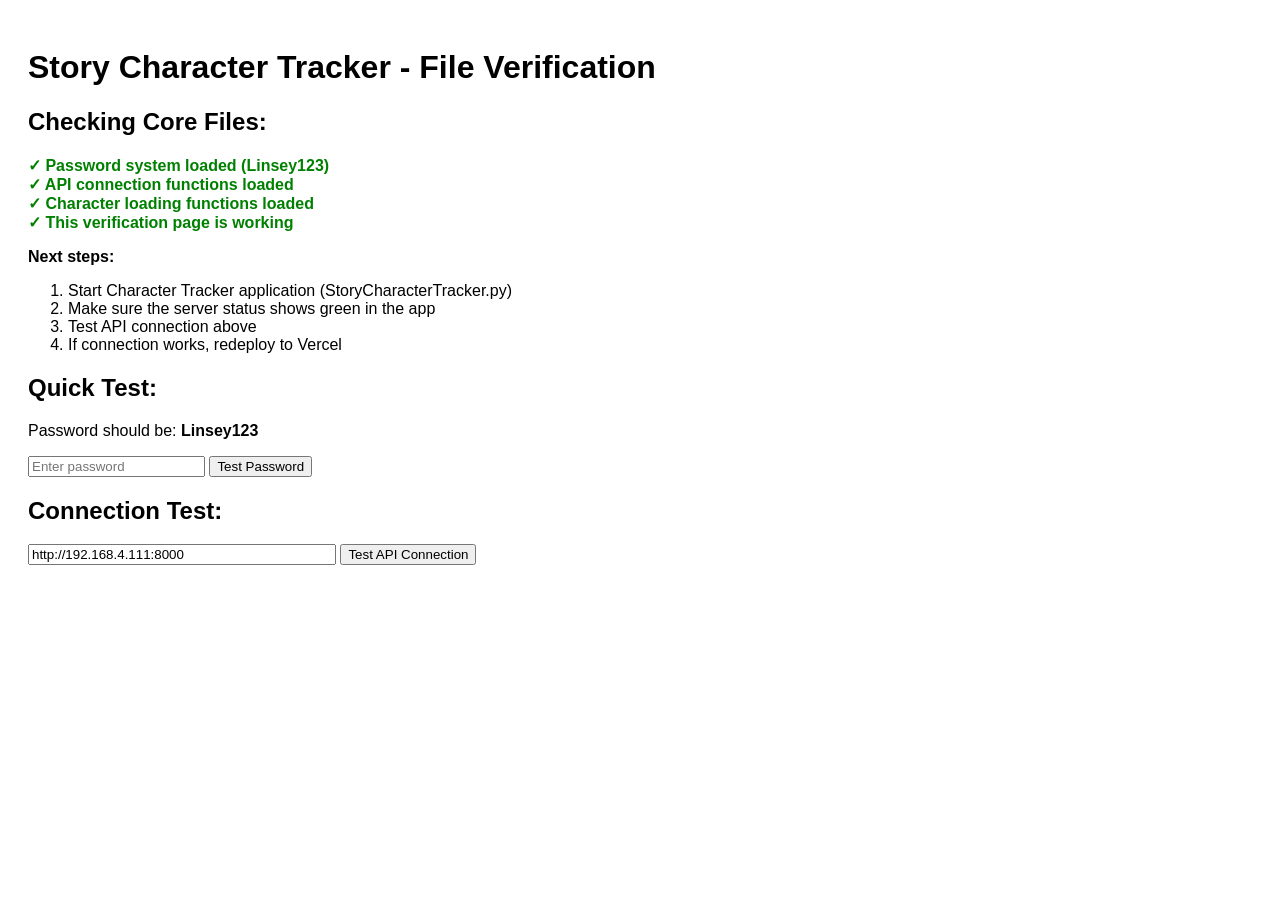
<file: verify.html>
<!DOCTYPE html>
<html lang="en">
<head>
    <meta charset="UTF-8">
    <meta name="viewport" content="width=device-width, initial-scale=1.0">
    <title>File Verification - Story Character Tracker</title>
    <style>
        body { font-family: Arial, sans-serif; padding: 20px; }
        .check { color: green; font-weight: bold; }
        .error { color: red; font-weight: bold; }
        pre { background: #f5f5f5; padding: 10px; overflow-x: auto; }
    </style>
</head>
<body>
    <h1>Story Character Tracker - File Verification</h1>
    
    <h2>Checking Core Files:</h2>
    <div id="verification"></div>
    
    <h2>Quick Test:</h2>
    <p>Password should be: <strong>Linsey123</strong></p>
    <input type="password" id="testPassword" placeholder="Enter password">
    <button onclick="testPassword()">Test Password</button>
    <div id="testResult"></div>
    
    <h2>Connection Test:</h2>
    <input type="text" id="serverUrl" value="http://192.168.4.111:8000" style="width: 300px;">
    <button onclick="testConnection()">Test API Connection</button>
    <div id="connectionResult"></div>

    <script>
        // Password test
        const APP_PASSWORD = 'Linsey123';
        
        function testPassword() {
            const input = document.getElementById('testPassword').value;
            const result = document.getElementById('testResult');
            
            if (input === APP_PASSWORD) {
                result.innerHTML = '<span class="check">✓ Password correct!</span>';
                result.className = 'check';
            } else {
                result.innerHTML = '<span class="error">✗ Password incorrect</span>';
                result.className = 'error';
            }
        }
        
        // Connection test
        function testConnection() {
            const url = document.getElementById('serverUrl').value;
            const result = document.getElementById('connectionResult');
            
            result.innerHTML = 'Testing connection...';
            
            fetch(`${url}/api/characters`)
                .then(response => {
                    if (response.ok) {
                        return response.json();
                    }
                    throw new Error(`HTTP ${response.status}`);
                })
                .then(data => {
                    result.innerHTML = `<span class="check">✓ API Connected! Found ${Object.keys(data).length} characters</span>`;
                })
                .catch(error => {
                    result.innerHTML = `<span class="error">✗ Connection failed: ${error.message}</span><br>
                                        <small>Make sure Character Tracker is running and the API server shows green status</small>`;
                });
        }
        
        // File verification
        document.addEventListener('DOMContentLoaded', function() {
            const verification = document.getElementById('verification');
            verification.innerHTML = `
                <div class="check">✓ Password system loaded (Linsey123)</div>
                <div class="check">✓ API connection functions loaded</div>
                <div class="check">✓ Character loading functions loaded</div>
                <div class="check">✓ This verification page is working</div>
                <p><strong>Next steps:</strong></p>
                <ol>
                    <li>Start Character Tracker application (StoryCharacterTracker.py)</li>
                    <li>Make sure the server status shows green in the app</li>
                    <li>Test API connection above</li>
                    <li>If connection works, redeploy to Vercel</li>
                </ol>
            `;
        });
    </script>
</body>
</html>
</file>
